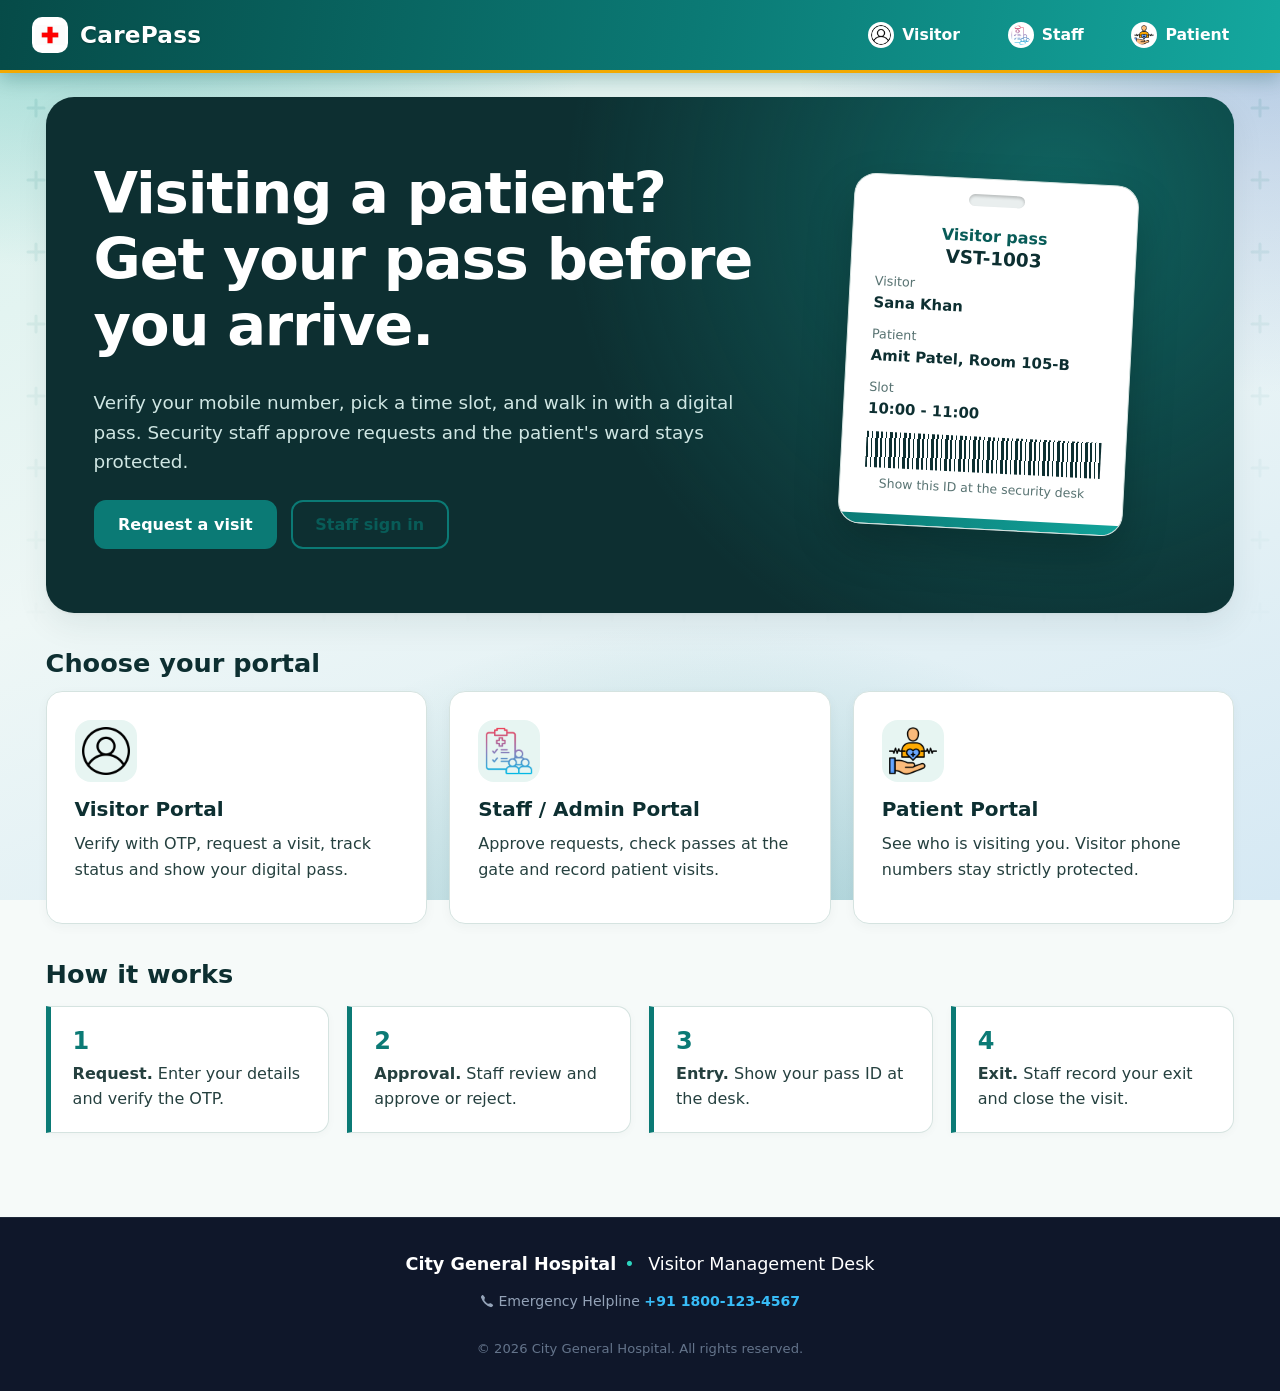
<file: (Aditya Parkash) CarePass_Visitor_Management/index.html>
<!DOCTYPE html>
<html lang="en">
<head>
  <meta charset="UTF-8">
  <meta name="viewport" content="width=device-width, initial-scale=1">
  <title>Hospital Visitor Management System</title>
  <link rel="stylesheet" href="css/common.css">
  <link rel="stylesheet" href="css/home.css">
</head>

<body>
  <a class="skip-link" href="#main">Skip to content</a>

  <header class="top-bar">
    <a class="brand" href="index.html">
      <img src="images/red-cross.png" alt="" class="brand-logo-img">
      CarePass
    </a>
    
    <nav aria-label="Portals">
      <a href="visitor.html"><img src="images/visitor-icon.png" alt="" class="nav-icon" aria-hidden="true">Visitor</a>
      <a href="staff.html"><img src="images/staff-icon.png" alt="" class="nav-icon" aria-hidden="true">Staff</a>
      <a href="patient.html"><img src="images/patient-icon.png" alt="" class="nav-icon" aria-hidden="true">Patient</a>
    </nav>
  </header>

  <main id="main">

    <section class="hero" aria-labelledby="hero-title">
      <div>
        <h1 id="hero-title">Visiting a patient? Get your pass before you arrive.</h1>
        <p>Verify your mobile number, pick a time slot, and walk in with a digital pass.
           Security staff approve requests and the patient's ward stays protected.</p>
        <div class="button-row">
          <a class="btn" href="visitor.html">Request a visit</a>
          <a class="btn ghost" href="staff.html">Staff sign in</a>
        </div>
      </div>

      <article class="pass" aria-label="Sample visitor pass">
        <h2>Visitor pass</h2>
        <p class="pass-id">VST-1003</p>
        <dl>
          <dt>Visitor</dt><dd>Sana Khan</dd>
          <dt>Patient</dt><dd>Amit Patel, Room 105-B</dd>
          <dt>Slot</dt><dd>10:00 - 11:00</dd>
        </dl>
        
        <div class="barcode" aria-hidden="true"></div>
        <small>Show this ID at the security desk</small>
      </article>
    </section>

    <section aria-labelledby="portals-title">
      <h2 id="portals-title">Choose your portal</h2>
      <div class="grid">
        <a class="card" href="visitor.html">
          <div class="card-icon-wrapper">
            <img src="images/visitor-icon.png" alt="" class="portal-card-img">
          </div>
          <h3>Visitor Portal</h3>
          <p>Verify with OTP, request a visit, track status and show your digital pass.</p>
        </a>
        <a class="card" href="staff.html">
          <div class="card-icon-wrapper">
            <img src="images/staff-icon.png" alt="" class="portal-card-img">
          </div>
          <h3>Staff / Admin Portal</h3>
          <p>Approve requests, check passes at the gate and record patient visits.</p>
        </a>
        <a class="card" href="patient.html">
          <div class="card-icon-wrapper">
            <img src="images/patient-icon.png" alt="" class="portal-card-img">
          </div>
          <h3>Patient Portal</h3>
          <p>See who is visiting you. Visitor phone numbers stay strictly protected.</p>
        </a>
      </div>
    </section>

    <section aria-labelledby="how-title">
      <h2 id="how-title">How it works</h2>
      <ol class="steps">
        <li><strong>Request.</strong> Enter your details and verify the OTP.</li>
        <li><strong>Approval.</strong> Staff review and approve or reject.</li>
        <li><strong>Entry.</strong> Show your pass ID at the desk.</li>
        <li><strong>Exit.</strong> Staff record your exit and close the visit.</li>
      </ol>
    </section>

  </main>

  <!-- Site Footer (Matched to first project) -->
  <footer class="site-footer">
    <div class="footer-container">
      <address class="footer-info">
        <p class="footer-title"><strong>City General Hospital</strong><span aria-hidden="true">•</span> Visitor Management Desk</p>
        <div class="footer-details">
          <p><svg class="icon" aria-hidden="true" viewBox="0 0 16 16"><path d="M3.654 1.328a.678.678 0 0 0-1.015-.063L1.605 2.3c-.483.483-.661 1.169-.45 1.77a17.6 17.6 0 0 0 4.168 6.608 17.6 17.6 0 0 0 6.608 4.168c.601.211 1.287.033 1.77-.45l1.034-1.034a.678.678 0 0 0-.063-1.015l-2.307-1.794a.68.68 0 0 0-.58-.122l-2.19.547a1.75 1.75 0 0 1-1.657-.459L5.482 8.062a1.75 1.75 0 0 1-.46-1.657l.548-2.19a.68.68 0 0 0-.122-.58z"/></svg> <span>Emergency Helpline</span> <a href="tel:+9118001234567">+91 1800-123-4567</a></p>
        </div>
        
      </address>
      <p class="footer-copyright">&copy; 2026 City General Hospital. All rights reserved.</p>
    </div>
  </footer>

</body>
</html>
</file>
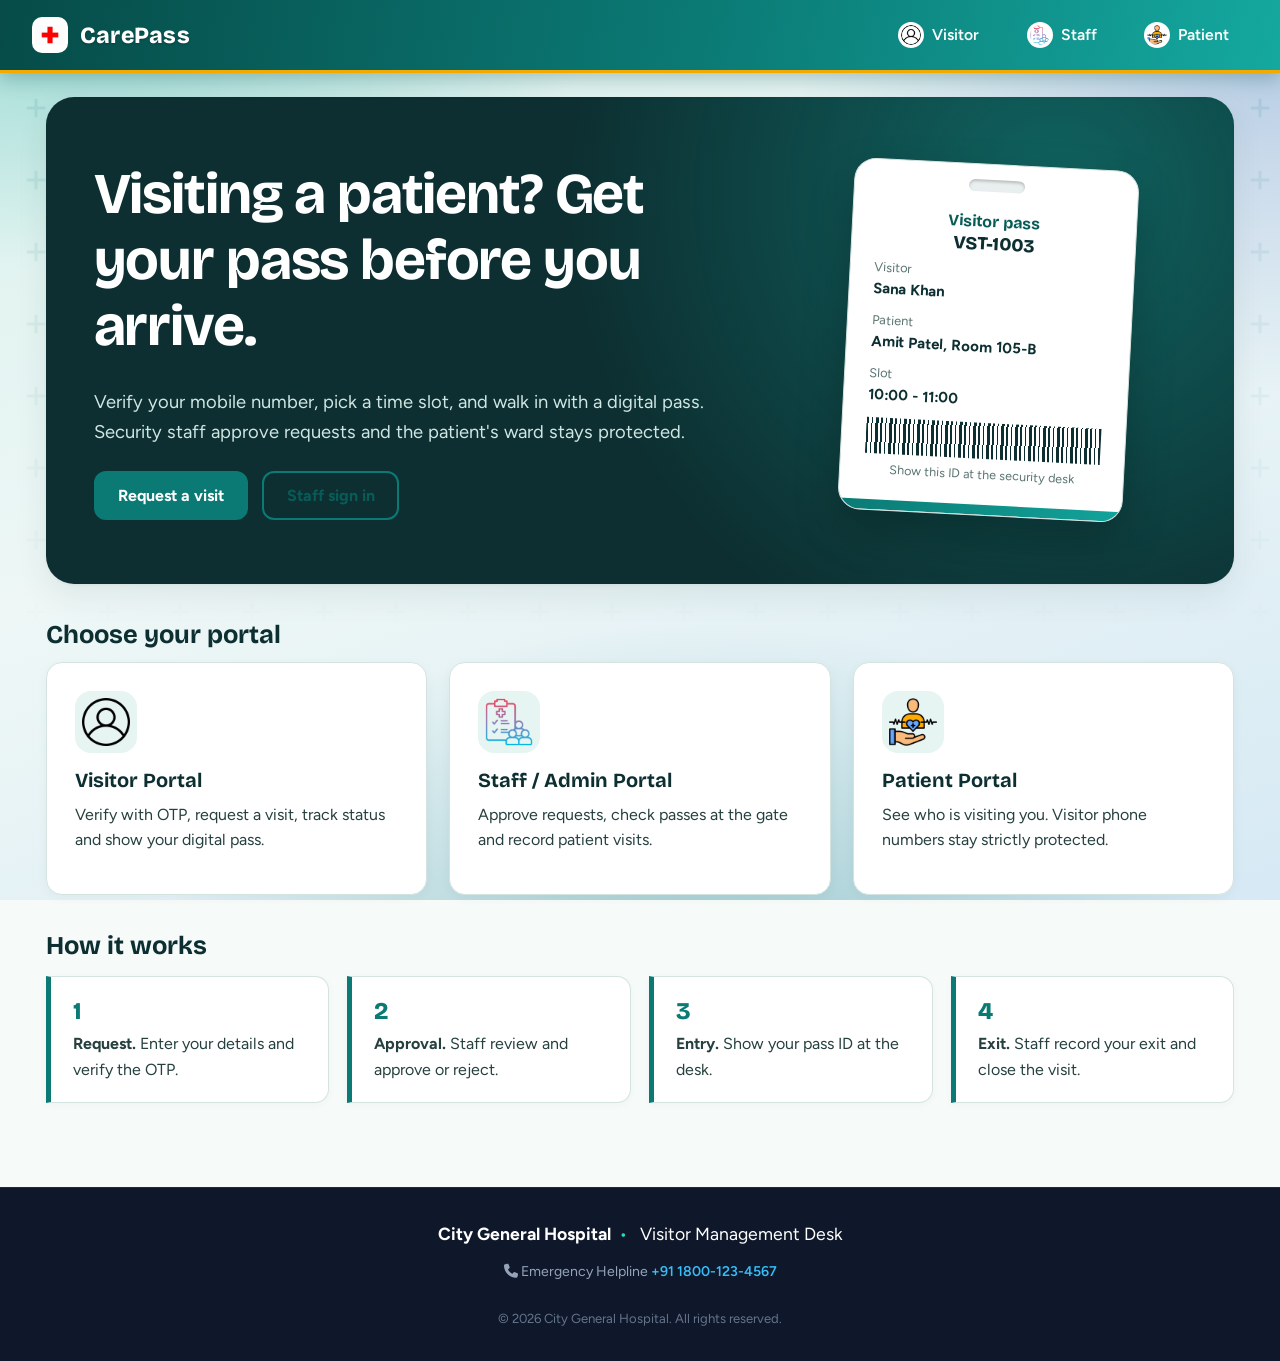
<file: CarePass_Visitor_Management/CarePass_Visitor_Management/index.html>
<!DOCTYPE html>
<html lang="en">
<head>
  <meta charset="UTF-8">
  <meta name="viewport" content="width=device-width, initial-scale=1">
  <title>CarePass | Hospital Visitor Management System</title>
  <link rel="preconnect" href="https://fonts.googleapis.com">
  <link rel="preconnect" href="https://fonts.gstatic.com" crossorigin>
  <link href="https://fonts.googleapis.com/css2?family=Bricolage+Grotesque:wght@700;800&family=Figtree:wght@400;600;700&display=swap" rel="stylesheet">
  <!-- Font Awesome 6.5 Icon Library -->
  <link rel="stylesheet" href="https://cdnjs.cloudflare.com/ajax/libs/font-awesome/6.5.2/css/all.min.css">
  <link rel="stylesheet" href="css/common.css">
  <link rel="stylesheet" href="css/home.css">
</head>

<body>
  <a class="skip-link" href="#main">Skip to content</a>

  <header class="top-bar">
    <a class="brand" href="index.html">
      <img src="images/red-cross.png" alt="" class="brand-logo-img">
      CarePass
    </a>
    <nav aria-label="Portals">
      <a href="visitor.html"><img src="images/visitor-icon.png" alt="" class="nav-icon" aria-hidden="true">Visitor</a>
      <a href="staff.html"><img src="images/staff-icon.png" alt="" class="nav-icon" aria-hidden="true">Staff</a>
      <a href="patient.html"><img src="images/patient-icon.png" alt="" class="nav-icon" aria-hidden="true">Patient</a>
    </nav>
  </header>

  <main id="main">

    <section class="hero" aria-labelledby="hero-title">
      <div>
        <h1 id="hero-title">Visiting a patient? Get your pass before you arrive.</h1>
        <p>Verify your mobile number, pick a time slot, and walk in with a digital pass.
           Security staff approve requests and the patient's ward stays protected.</p>
        <div class="button-row">
          <a class="btn" href="visitor.html">Request a visit</a>
          <a class="btn ghost" href="staff.html">Staff sign in</a>
        </div>
      </div>

      <article class="pass" aria-label="Sample visitor pass">
        <h2>Visitor pass</h2>
        <p class="pass-id">VST-1003</p>
        <dl>
          <dt>Visitor</dt><dd>Sana Khan</dd>
          <dt>Patient</dt><dd>Amit Patel, Room 105-B</dd>
          <dt>Slot</dt><dd>10:00 - 11:00</dd>
        </dl>
        <div class="barcode" aria-hidden="true"></div>
        <small>Show this ID at the security desk</small>
      </article>
    </section>

    <section aria-labelledby="portals-title">
      <h2 id="portals-title">Choose your portal</h2>
      <div class="grid">
        <a class="card" href="visitor.html">
          <div class="card-icon-wrapper">
            <img src="images/visitor-icon.png" alt="" class="portal-card-img">
          </div>
          <h3>Visitor Portal</h3>
          <p>Verify with OTP, request a visit, track status and show your digital pass.</p>
        </a>
        <a class="card" href="staff.html">
          <div class="card-icon-wrapper">
            <img src="images/staff-icon.png" alt="" class="portal-card-img">
          </div>
          <h3>Staff / Admin Portal</h3>
          <p>Approve requests, check passes at the gate and record patient visits.</p>
        </a>
        <a class="card" href="patient.html">
          <div class="card-icon-wrapper">
            <img src="images/patient-icon.png" alt="" class="portal-card-img">
          </div>
          <h3>Patient Portal</h3>
          <p>See who is visiting you. Visitor phone numbers stay strictly protected.</p>
        </a>
      </div>
    </section>

    <section aria-labelledby="how-title">
      <h2 id="how-title">How it works</h2>
      <ol class="steps">
        <li><strong>Request.</strong> Enter your details and verify the OTP.</li>
        <li><strong>Approval.</strong> Staff review and approve or reject.</li>
        <li><strong>Entry.</strong> Show your pass ID at the desk.</li>
        <li><strong>Exit.</strong> Staff record your exit and close the visit.</li>
      </ol>
    </section>

  </main>

  <!-- Site Footer (Matched to first project) -->
  <footer class="site-footer">
    <div class="footer-container">
      <address class="footer-info">
        <p class="footer-title"><strong>City General Hospital</strong><span aria-hidden="true">•</span> Visitor Management Desk</p>
        <div class="footer-details">
          <p><i class="fa-solid fa-phone" aria-hidden="true"></i> <span>Emergency Helpline</span> <a href="tel:+9118001234567">+91 1800-123-4567</a></p>
        </div>
        <p class="footer-copyright">&copy; 2026 City General Hospital. All rights reserved.</p>
      </address>
    </div>
  </footer>

</body>
</html>
</file>
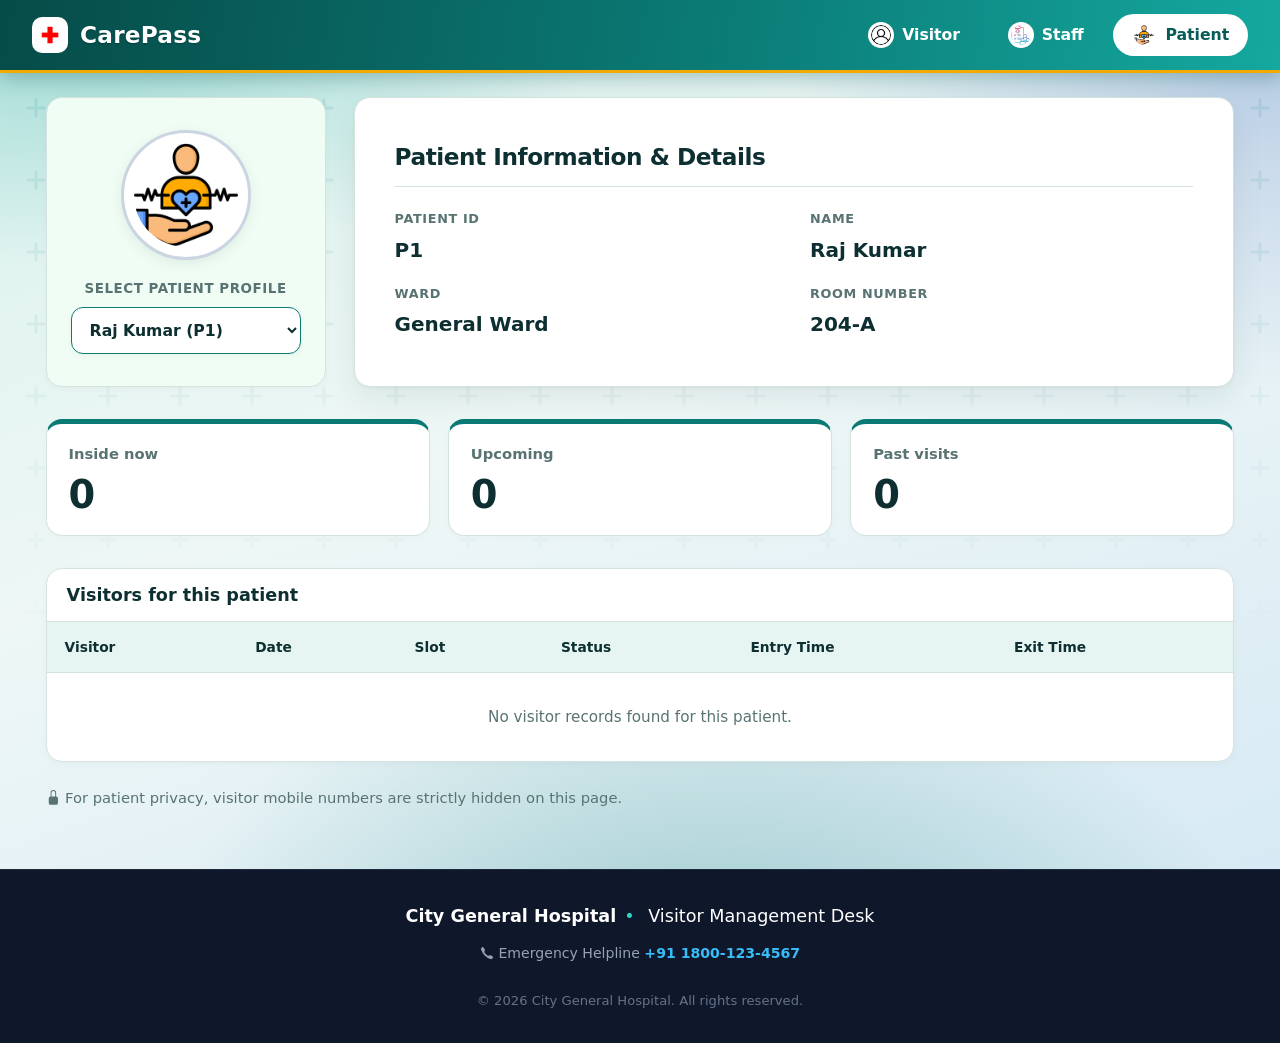
<file: (Aditya Parkash) CarePass_Visitor_Management/patient.html>
<!DOCTYPE html>
<html lang="en">
<head>
  <meta charset="UTF-8">
  <meta name="viewport" content="width=device-width, initial-scale=1">
  <title>Patient | CarePass Visitor Management</title>
  <link rel="stylesheet" href="css/common.css">
  <link rel="stylesheet" href="css/patient.css">
</head>

<body>
  <a class="skip-link" href="#main">Skip to content</a>

  <header class="top-bar">
    <a class="brand" href="index.html">
      <img src="images/red-cross.png" alt="" class="brand-logo-img">
      CarePass
    </a>
    
    <nav aria-label="Portals">
      <a href="visitor.html"><img src="images/visitor-icon.png" alt="" class="nav-icon" aria-hidden="true">Visitor</a>
      <a href="staff.html"><img src="images/staff-icon.png" alt="" class="nav-icon" aria-hidden="true">Staff</a>
      <a href="patient.html" aria-current="page"><img src="images/patient-icon.png" alt="" class="nav-icon" aria-hidden="true">Patient</a>
    </nav>
  </header>

  <main id="main">

    <!-- Top Patient Header: 2 Standalone Inline Cards (Matched to first project) -->
    <div class="patient-header-flex-container">
      
      <!-- Left Block Card: Profile Image & Switcher -->
      <section class="card patient-left-profile-block" aria-label="Patient profile selector">
        <div class="patient-profile-img-box">
          <img src="images/patient-icon.png" alt="" class="patient-profile-img">
        </div>
        
        <div class="patient-switch-wrapper">
          <label for="patient-picker" class="patient-picker-label">Select Patient Profile</label>
          <select id="patient-picker" class="patient-switch-btn-select"></select>
        </div>
      </section>

      <!-- Right Block Card: Patient Details -->
      <section class="card patient-right-info-block" aria-labelledby="patient-details-title">
        <header class="patient-info-header-title">
          <h1 id="patient-details-title">Patient Information &amp; Details</h1>
        </header>
        <hr class="divider">
        
        <dl class="patient-simple-details-list">
          <div class="simple-detail-row">
            <dt class="detail-label">Patient ID</dt>
            <dd id="patient-view-id" class="detail-value">-</dd>
          </div>

          <div class="simple-detail-row">
            <dt class="detail-label">Name</dt>
            <dd id="patient-view-name" class="detail-value">-</dd>
          </div>

          <div class="simple-detail-row">
            <dt class="detail-label">Ward</dt>
            <dd id="patient-view-ward" class="detail-value">-</dd>
          </div>

          <div class="simple-detail-row">
            <dt class="detail-label">Room number</dt>
            <dd id="patient-view-room" class="detail-value">-</dd>
          </div>
        </dl>
      </section>

    </div>

    <!-- Patient Visits Summary Stats -->
    <dl class="stats" aria-label="Visit statistics">
      <div><dt>Inside now</dt><dd id="count-inside">0</dd></div>
      <div><dt>Upcoming</dt><dd id="count-upcoming">0</dd></div>
      <div><dt>Past visits</dt><dd id="count-past">0</dd></div>
    </dl>

    <!-- Patient Visitors Data Table -->
    <section class="table-section" aria-labelledby="visitors-table-title">
      <div class="table-wrap">
        <table>
          <caption id="visitors-table-title">Visitors for this patient</caption>
          <thead>
            <tr><th scope="col">Visitor</th><th scope="col">Date</th><th scope="col">Slot</th><th scope="col">Status</th><th scope="col">Entry Time</th><th scope="col">Exit Time</th></tr>
          </thead>
          <tbody id="visitor-rows"></tbody>
        </table>
      </div>
    </section>

    <p class="hint"><svg class="icon" aria-hidden="true" viewBox="0 0 16 16"><path d="M8 1a2 2 0 0 1 2 2v4H6V3a2 2 0 0 1 2-2m3 6V3a3 3 0 0 0-6 0v4a2 2 0 0 0-2 2v5a2 2 0 0 0 2 2h6a2 2 0 0 0 2-2V9a2 2 0 0 0-2-2"/></svg> For patient privacy, visitor mobile numbers are strictly hidden on this page.</p>

  </main>

  <output id="toast"></output>

  <!-- Site Footer (Matched to first project) -->
  <footer class="site-footer">
    <div class="footer-container">
      <address class="footer-info">
        <p class="footer-title"><strong>City General Hospital</strong><span aria-hidden="true">•</span> Visitor Management Desk</p>
        <div class="footer-details">
          <p><svg class="icon" aria-hidden="true" viewBox="0 0 16 16"><path d="M3.654 1.328a.678.678 0 0 0-1.015-.063L1.605 2.3c-.483.483-.661 1.169-.45 1.77a17.6 17.6 0 0 0 4.168 6.608 17.6 17.6 0 0 0 6.608 4.168c.601.211 1.287.033 1.77-.45l1.034-1.034a.678.678 0 0 0-.063-1.015l-2.307-1.794a.68.68 0 0 0-.58-.122l-2.19.547a1.75 1.75 0 0 1-1.657-.459L5.482 8.062a1.75 1.75 0 0 1-.46-1.657l.548-2.19a.68.68 0 0 0-.122-.58z"/></svg> <span>Emergency Helpline</span> <a href="tel:+9118001234567">+91 1800-123-4567</a></p>
        </div>
      </address>
      <p class="footer-copyright">&copy; 2026 City General Hospital. All rights reserved.</p>
    </div>
  </footer>

  <!-- common.js (shared code) must load before the page's own script -->
  <script src="js/common.js"></script>
  <script src="js/patient.js"></script>
</body>
</html>
</file>
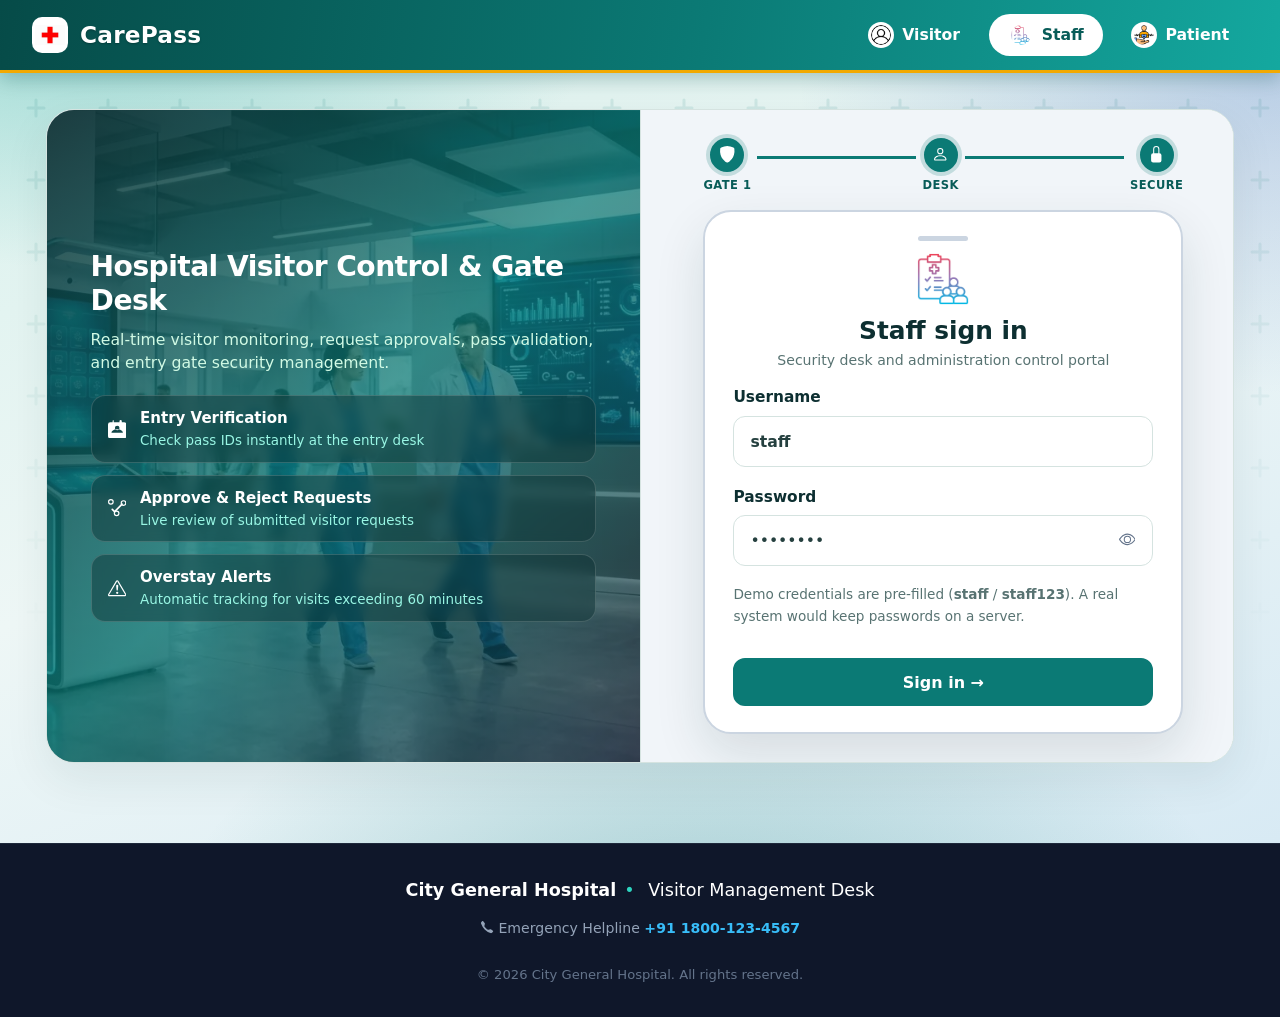
<file: (Aditya Parkash) CarePass_Visitor_Management/staff.html>
<!DOCTYPE html>
<html lang="en">
<head>
  <meta charset="UTF-8">
  <meta name="viewport" content="width=device-width, initial-scale=1">
  <title>Staff Portal | CarePass Visitor Management</title>
  <link rel="stylesheet" href="css/common.css">
  <link rel="stylesheet" href="css/portal-split.css">
  <link rel="stylesheet" href="css/staff.css">
</head>

<body>
  <a class="skip-link" href="#main">Skip to content</a>

  <header class="top-bar">
    <a class="brand" href="index.html">
      <img src="images/red-cross.png" alt="" class="brand-logo-img">
      CarePass
    </a>
    <nav aria-label="Portals">
      <a href="visitor.html"><img src="images/visitor-icon.png" alt="" class="nav-icon" aria-hidden="true">Visitor</a>
      <a href="staff.html" aria-current="page"><img src="images/staff-icon.png" alt="" class="nav-icon" aria-hidden="true">Staff<span class="badge" id="nav-badge" hidden>0</span></a>
      <a href="patient.html"><img src="images/patient-icon.png" alt="" class="nav-icon" aria-hidden="true">Patient</a>
    </nav>
  </header>

  <main id="main">

    <!-- Staff Sign In in Split Layout (Enlarged Side & Frame) -->
    <section id="login-section" class="portal-split-layout staff-split-layout" aria-labelledby="login-title">
      
      <!-- Left Side: Modern Hospital Reception Image & Security Highlights (Badge removed as requested) -->
      <div class="split-image-panel">
        <div class="image-panel-content">
          <h1>Hospital Visitor Control &amp; Gate Desk</h1>
          <p>Real-time visitor monitoring, request approvals, pass validation, and entry gate security management.</p>

          <div class="panel-highlights">
            <div class="highlight-item">
              <svg class="icon" aria-hidden="true" viewBox="0 0 16 16"><path d="M5 0a1 1 0 0 0-1 1v1H2a2 2 0 0 0-2 2v10a2 2 0 0 0 2 2h12a2 2 0 0 0 2-2V4a2 2 0 0 0-2-2h-2V1a1 1 0 0 0-2 0v1H5V1a1 1 0 0 0-1-1M8 5a2 2 0 1 1 0 4A2 2 0 0 1 8 5M3 11c0-1.333 1.667-3 5-3s5 1.667 5 3z"/></svg>
              <div>
                <strong>Entry Verification</strong>
                <span>Check pass IDs instantly at the entry desk</span>
              </div>
            </div>

            <div class="highlight-item">
              <svg class="icon" aria-hidden="true" viewBox="0 0 16 16"><path d="M12.736 3.97a.733.733 0 0 1 .025 1.034l-6.5 6.5a.733.733 0 0 1-1.06.001L3.197 9.5a.733.733 0 1 1 1.06-1.06l1.49 1.49 5.98-5.979a.733.733 0 0 1 1.01-.001z"/><path d="M2.5 0a2.5 2.5 0 1 0 0 5 2.5 2.5 0 0 0 0-5m0 1a1.5 1.5 0 1 1 0 3 1.5 1.5 0 0 1 0-3m11 0a2.5 2.5 0 1 0 0 5 2.5 2.5 0 0 0 0-5m0 1a1.5 1.5 0 1 1 0 3 1.5 1.5 0 0 1 0-3m-6 8a2.5 2.5 0 1 0 0 5 2.5 2.5 0 0 0 0-5m0 1a1.5 1.5 0 1 1 0 3 1.5 1.5 0 0 1 0-3"/></svg>
              <div>
                <strong>Approve &amp; Reject Requests</strong>
                <span>Live review of submitted visitor requests</span>
              </div>
            </div>

            <div class="highlight-item">
              <svg class="icon" aria-hidden="true" viewBox="0 0 16 16"><path d="M7.938 2.016A.13.13 0 0 1 8.002 2a.13.13 0 0 1 .063.016.15.15 0 0 1 .054.057l6.857 11.667c.036.06.035.124.002.183a.2.2 0 0 1-.054.06.1.1 0 0 1-.066.017H1.146a.1.1 0 0 1-.066-.017.2.2 0 0 1-.054-.06.18.18 0 0 1 .002-.183L7.884 2.073a.15.15 0 0 1 .054-.057m1.044-.45a1.13 1.13 0 0 0-1.96 0L.165 13.233c-.457.778.091 1.767.98 1.767h13.713c.889 0 1.438-.99.98-1.767z"/><path d="M7.002 12a1 1 0 1 1 2 0 1 1 0 0 1-2 0M7.1 5.995a.905.905 0 1 1 1.8 0l-.35 3.507a.552.552 0 0 1-1.1 0z"/></svg>
              <div>
                <strong>Overstay Alerts</strong>
                <span>Automatic tracking for visits exceeding 60 minutes</span>
              </div>
            </div>
          </div>
        </div>
      </div>

      <!-- Right Side: Enlarged Device Frame with Security Step Indicators -->
      <div class="split-frame-wrapper staff-frame-wrapper">
        
        <!-- Security Status Indicators above Frame -->
        <div class="split-step-indicator" aria-hidden="true">
          <div class="step-dot active">
            <span class="step-num"><svg class="icon" aria-hidden="true" viewBox="0 0 16 16"><path d="M5.072.56C6.157.265 7.31 0 8 0s1.843.265 2.928.56c1.11.3 2.229.655 2.887.87a1.54 1.54 0 0 1 1.044 1.262c.596 4.477-.787 7.795-2.465 9.99a11.8 11.8 0 0 1-2.517 2.453 7 7 0 0 1-1.048.625c-.28.132-.581.24-.829.24s-.548-.108-.829-.24a7 7 0 0 1-1.048-.625 11.8 11.8 0 0 1-2.517-2.453C1.928 10.487.545 7.169 1.141 2.692A1.54 1.54 0 0 1 2.185 1.43 63 63 0 0 1 5.072.56"/></svg></span>
            <span class="step-label">Gate 1</span>
          </div>
          
          <div class="step-connector active"></div>
          <div class="step-dot active">
            <span class="step-num"><svg class="icon" aria-hidden="true" viewBox="0 0 16 16"><path d="M8 8a3 3 0 1 0 0-6 3 3 0 0 0 0 6m2-3a2 2 0 1 1-4 0 2 2 0 0 1 4 0m4 8c0 1-1 1-1 1H3s-1 0-1-1 1-4 6-4 6 3 6 4m-1-.004c-.001-.246-.154-.986-.832-1.664C11.516 10.68 10.029 10 8 10s-3.516.68-4.168 1.332c-.678.678-.83 1.418-.832 1.664z"/></svg></span>
            <span class="step-label">Desk</span>
          </div>
          
          <div class="step-connector active"></div>
          <div class="step-dot active">
            <span class="step-num"><svg class="icon" aria-hidden="true" viewBox="0 0 16 16"><path d="M8 1a2 2 0 0 1 2 2v4H6V3a2 2 0 0 1 2-2m3 6V3a3 3 0 0 0-6 0v4a2 2 0 0 0-2 2v5a2 2 0 0 0 2 2h6a2 2 0 0 0 2-2V9a2 2 0 0 0-2-2"/></svg></span>
            <span class="step-label">Secure</span>
          </div>
        </div>

        <!-- Enlarged Mobile Device Frame for Staff -->
        <div class="mobile-frame-device staff-frame-device">
          <div class="device-notch" aria-hidden="true"></div>

          <!-- Staff Login Form -->
          <div id="staff-login-box">
            <div class="device-screen-header">
              <img src="images/staff-icon.png" alt="" class="card-hero-icon" aria-hidden="true">
              <h2 id="login-title">Staff sign in</h2>
              <p class="hint">Security desk and administration control portal</p>
            </div>

            <form id="login-form">
              <label>Username
                <input name="username" required autocomplete="username" placeholder="e.g. staff" value="staff">
              </label>
              <div class="field">
                <label for="staff-password-input">Password</label>
                <div class="password-input-wrapper">
                  
                  <input 
                    name="password"
                    id="staff-password-input"
                    type="password"
                    required autocomplete="current-password"
                    placeholder="e.g. staff123"
                    value="staff123"
                    > 
                  <button 
                    type="button"
                    class="btn-toggle-password"
                    id="btn-toggle-password"
                    aria-label="Show password"
                    title="Toggle password visibility"
                    >
                    <span id="eye-icon" aria-hidden="true"><svg class="icon" viewBox="0 0 16 16"><path d="M16 8s-3-5.5-8-5.5S0 8 0 8s3 5.5 8 5.5S16 8 16 8M1.173 8a13 13 0 0 1 1.66-2.043C4.12 4.668 5.88 3.5 8 3.5s3.879 1.168 5.168 2.457A13 13 0 0 1 14.828 8q-.086.13-.195.288c-.335.48-.83 1.12-1.465 1.755C11.879 11.332 10.119 12.5 8 12.5s-3.879-1.168-5.168-2.457A13 13 0 0 1 1.172 8z"/><path d="M8 5.5a2.5 2.5 0 1 0 0 5 2.5 2.5 0 0 0 0-5M4.5 8a3.5 3.5 0 1 1 7 0 3.5 3.5 0 0 1-7 0"/></svg></span>
                  </button>
                  
                </div>
                
              </div>
              <p class="hint demo-note">Demo credentials are pre-filled (<strong>staff</strong> / <strong>staff123</strong>). A real system would keep passwords on a server.</p>
              <button class="btn full" type="submit">Sign in &rarr;</button>
            </form>

            <!-- Signed-in bar: shown below the button once logged in -->
            <div id="staff-signed-in-box" hidden>
              
              <span class="signed-in-text">Signed in: <strong id="staff-container-name">Rajesh Kumar (Security Desk)</strong></span>
              <button class="btn ghost small" id="staff-container-logout" type="button">Sign out</button>
            </div>
          </div>

        </div>

      </div>

    </section>

    <!-- Control desk (shown after login) -->
    <div id="desk" hidden>

      <div class="page-bar">
        <h2>Control desk</h2>
      </div>

      <dl class="stats">
        <div>
          <dt>Pending</dt>
          <dd id="stat-pending">0</dd>
        </div>
        
        <div>
          <dt>Inside now</dt>
          <dd id="stat-inside">0</dd>
        </div>
        
        <div class="warning">
          <dt>Overdue (&gt;60 min)</dt>
          <dd id="stat-overdue">0</dd>
        </div>
        
        <div>
          <dt>Visits today</dt>
          <dd id="stat-today">0</dd>
        </div>
        
      </dl>

      <nav class="section-links" aria-label="Sections">
        <a class="btn ghost small" href="#section-pending">Requests<span class="badge" id="link-badge" hidden>0</span></a>
        <a class="btn ghost small" href="#section-entry">Entry check</a>
        <a class="btn ghost small" href="#section-inside">Inside</a>
        <a class="btn ghost small" href="#section-records">Records</a>
        <a class="btn ghost small" href="#section-log">Audit log</a>
      </nav>

      <section id="section-pending" aria-labelledby="pending-title">
        <div class="table-wrap">
          <table>
            <caption id="pending-title">Pending requests<span class="badge" id="pending-badge" hidden>0</span></caption>
            <thead>
              <tr><th scope="col">Visit ID</th><th scope="col">Visitor</th><th scope="col">Mobile</th><th scope="col">Patient</th><th scope="col">Date</th><th scope="col">Slot</th><th scope="col">Action</th></tr>
            </thead>
            <tbody id="pending-rows"></tbody>
          </table>
        </div>
      </section>

      <section id="section-entry" class="card">
        <h2>Entry check</h2>
        <form id="entry-form" class="inline-form">
          <label>Pass ID
            <input id="pass-id" required placeholder="e.g. VST-1003">
          </label>
          <button class="btn" type="submit">Verify</button>
        </form>
        <output id="entry-message" data-ok="true"></output>
      </section>

      <section id="section-inside" aria-labelledby="inside-title">
        <div class="table-wrap">
          <table>
            <caption id="inside-title">Visitors inside now</caption>
            <thead>
              <tr><th scope="col">Pass ID</th><th scope="col">Visitor</th><th scope="col">Patient</th><th scope="col">Entered</th><th scope="col">Time inside</th><th scope="col">Status</th><th scope="col">Action</th></tr>
            </thead>
            <tbody id="inside-rows"></tbody>
          </table>
        </div>
      </section>

      <!-- Records: searchable list of all visits -->
      <section id="section-records" aria-labelledby="records-title">
        <div class="records-header-group">
          <h2 id="records-title">Records</h2>

          <form id="records-filter" class="records-filter-bar-below" role="search" aria-label="Filter records">
            <div class="filter-field">
              <label for="search-text" class="filter-field-label">Search patient, visitor, mobile or visit ID</label>
              <input id="search-text" type="search" placeholder="e.g. Raj Kumar, P1 or VST-1003">
            </div>

            <div class="filter-field filter-field-status">
              <label for="search-status" class="filter-field-label">Status</label>
              <select id="search-status">
                <option value="">All</option>
              </select>
            </div>
          </form>
        </div>

        <div class="table-wrap">
          <table>
            <caption class="sr-only">All visit records (filtered by the search and status above)</caption>
            <thead>
              <tr><th scope="col">Visit ID</th><th scope="col">Visitor</th><th scope="col">Mobile</th><th scope="col">Patient</th><th scope="col">Date</th><th scope="col">In</th><th scope="col">Out</th><th scope="col">Status</th></tr>
            </thead>
            <tbody id="record-rows"></tbody>
          </table>
        </div>
      </section>

      <!-- Audit Log Section with 5-6 logs limit, Show More toggle, and Reset All Button -->
      <section id="section-log" aria-labelledby="log-title">
        <div class="table-wrap">
          <table>
            <caption id="log-title">Audit log</caption>
            <thead>
              <tr><th scope="col">Time</th><th scope="col">Who</th><th scope="col">Action</th><th scope="col">Visit ID</th></tr>
            </thead>
            <tbody id="log-rows"></tbody>
          </table>
        </div>

        <div class="audit-log-footer-bar">
          <div class="log-count-indicator">
            <span id="log-count-text">Showing 0 of 0 logs</span>
          </div>
          <div class="log-actions">
            <button class="btn ghost small" id="btn-toggle-logs" type="button" hidden>
              <span id="toggle-log-icon" aria-hidden="true">▼</span> <span id="toggle-log-text">Show more</span>
            </button>
            <button class="btn danger small" id="btn-reset-all-records" type="button" title="Reset all records and logs back to clean state">
              <svg class="icon" aria-hidden="true" viewBox="0 0 16 16"><path d="M11.534 7h3.932a.25.25 0 0 1 .192.41l-1.966 2.36a.25.25 0 0 1-.384 0l-1.966-2.36a.25.25 0 0 1 .192-.41m-11 2h3.932a.25.25 0 0 0 .192-.41L2.692 6.23a.25.25 0 0 0-.384 0L.342 8.59A.25.25 0 0 0 .534 9"/><path fill-rule="evenodd" d="M8 3c-1.552 0-2.94.707-3.857 1.818a.5.5 0 1 1-.771-.636A6.002 6.002 0 0 1 13.917 7H12.9A5 5 0 0 0 8 3M3.1 9a5.002 5.002 0 0 0 8.757 2.182.5.5 0 1 1 .771.636A6.002 6.002 0 0 1 2.083 9z"/></svg> Reset all records &amp; logs
            </button>
          </div>
        </div>
      </section>

    </div>

    <!-- Reject dialog -->
    <dialog id="reject-dialog">
      <form id="reject-form" method="dialog">
        <h2>Reject request</h2>
        <input type="hidden" id="reject-visit-id">
        <label>Reason (shown to the visitor)
          <textarea id="reject-reason" rows="3" required placeholder="e.g. Outside visiting hours or ward capacity reached"></textarea>
        </label>
        <div class="dialog-actions">
          <button class="btn danger" type="submit">Reject request</button>
          <button class="btn ghost" type="button" id="reject-cancel">Keep pending</button>
        </div>
      </form>
    </dialog>

  </main>

  <output id="toast"></output>

  <!-- Site Footer (Matched to first project) -->
  <footer class="site-footer">
    <div class="footer-container">
      <address class="footer-info">
        <p class="footer-title"><strong>City General Hospital</strong><span aria-hidden="true">•</span> Visitor Management Desk</p>
        <div class="footer-details">
          <p><svg class="icon" aria-hidden="true" viewBox="0 0 16 16"><path d="M3.654 1.328a.678.678 0 0 0-1.015-.063L1.605 2.3c-.483.483-.661 1.169-.45 1.77a17.6 17.6 0 0 0 4.168 6.608 17.6 17.6 0 0 0 6.608 4.168c.601.211 1.287.033 1.77-.45l1.034-1.034a.678.678 0 0 0-.063-1.015l-2.307-1.794a.68.68 0 0 0-.58-.122l-2.19.547a1.75 1.75 0 0 1-1.657-.459L5.482 8.062a1.75 1.75 0 0 1-.46-1.657l.548-2.19a.68.68 0 0 0-.122-.58z"/></svg> <span>Emergency Helpline</span> <a href="tel:+9118001234567">+91 1800-123-4567</a></p>
        </div>
      </address>
      <p class="footer-copyright">&copy; 2026 City General Hospital. All rights reserved.</p>
    </div>
  </footer>

  <!-- common.js (shared code) must load before the page's own script -->
  <script src="js/common.js"></script>
  <script src="js/staff.js"></script>
</body>
</html>
</file>
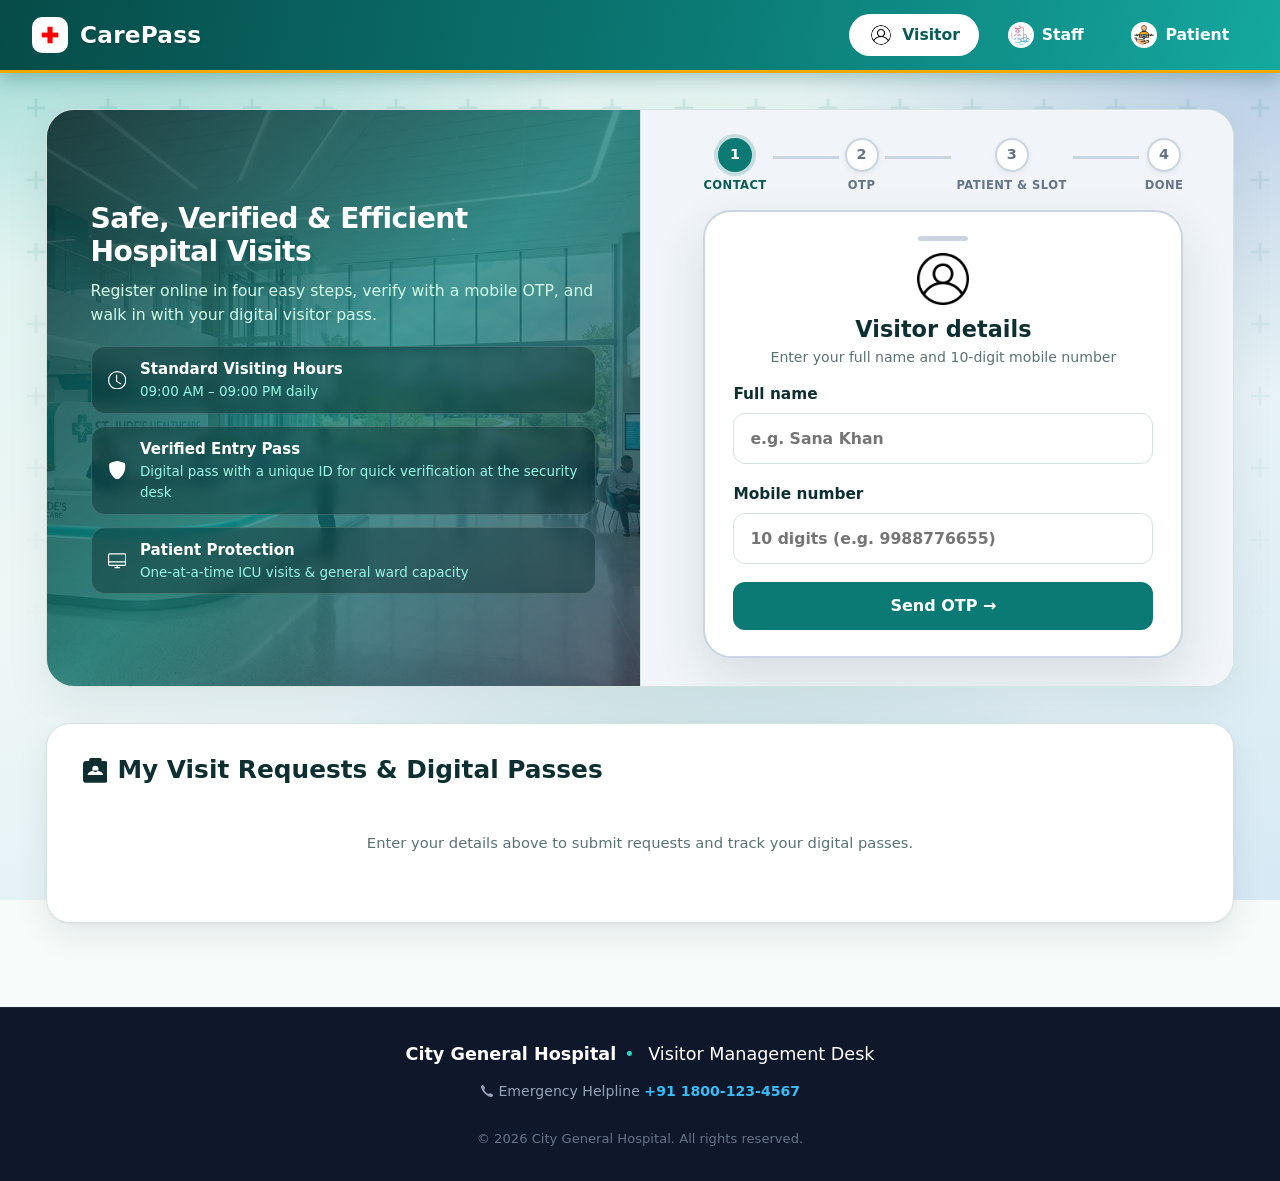
<file: (Aditya Parkash) CarePass_Visitor_Management/visitor.html>
<!DOCTYPE html>
<html lang="en">
<head>
  <meta charset="UTF-8">
  <meta name="viewport" content="width=device-width, initial-scale=1">
  <title>Visitor Portal | CarePass Visitor Management</title>
  
  
  <link rel="stylesheet" href="css/common.css">
  <link rel="stylesheet" href="css/portal-split.css">
  <link rel="stylesheet" href="css/visitor.css">
</head>

<body>
  <a class="skip-link" href="#main">Skip to content</a>

  <header class="top-bar">
    <a class="brand" href="index.html">
      <img src="images/red-cross.png" alt="" class="brand-logo-img">
      CarePass
    </a>
    <nav aria-label="Portals">
      <a href="visitor.html" aria-current="page"><img src="images/visitor-icon.png" alt="" class="nav-icon" aria-hidden="true">Visitor</a>
      <a href="staff.html"><img src="images/staff-icon.png" alt="" class="nav-icon" aria-hidden="true">Staff</a>
      <a href="patient.html"><img src="images/patient-icon.png" alt="" class="nav-icon" aria-hidden="true">Patient</a>
    </nav>
  </header>

  <main id="main">

    <!-- Split Layout: Left Reception Photo & Right Enlarged Mobile Frame with Step-by-Step Flow -->
    <section class="portal-split-layout" aria-labelledby="visitor-portal-heading">
      
      <!-- Left Side: Modern Hospital Reception Image & Guidelines (Badge removed as requested) -->
      <div class="split-image-panel">
        <div class="image-panel-content">
          <h1 id="visitor-portal-heading">Safe, Verified &amp; Efficient Hospital Visits</h1>
          <p>Register online in four easy steps, verify with a mobile OTP, and walk in with your digital visitor pass.</p>

          <div class="panel-highlights">
            <div class="highlight-item">
              <svg class="icon" aria-hidden="true" viewBox="0 0 16 16"><path d="M8 3.5a.5.5 0 0 0-1 0V9a.5.5 0 0 0 .252.434l3.5 2a.5.5 0 0 0 .496-.868L8 8.71z"/><path d="M8 16A8 8 0 1 0 8 0a8 8 0 0 0 0 16m7-8A7 7 0 1 1 1 8a7 7 0 0 1 14 0"/></svg>
              <div>
                <strong>Standard Visiting Hours</strong>
                <span>09:00 AM &ndash; 09:00 PM daily</span>
              </div>
            </div>

            <div class="highlight-item">
              <svg class="icon" aria-hidden="true" viewBox="0 0 16 16"><path d="M5.072.56C6.157.265 7.31 0 8 0s1.843.265 2.928.56c1.11.3 2.229.655 2.887.87a1.54 1.54 0 0 1 1.044 1.262c.596 4.477-.787 7.795-2.465 9.99a11.8 11.8 0 0 1-2.517 2.453 7 7 0 0 1-1.048.625c-.28.132-.581.24-.829.24s-.548-.108-.829-.24a7 7 0 0 1-1.048-.625 11.8 11.8 0 0 1-2.517-2.453C1.928 10.487.545 7.169 1.141 2.692A1.54 1.54 0 0 1 2.185 1.43 63 63 0 0 1 5.072.56"/></svg>
              <div>
                <strong>Verified Entry Pass</strong>
                <span>Digital pass with a unique ID for quick verification at the security desk</span>
              </div>
            </div>

            <div class="highlight-item">
              <svg class="icon" aria-hidden="true" viewBox="0 0 16 16"><path d="M0 3.5A1.5 1.5 0 0 1 1.5 2h13A1.5 1.5 0 0 1 16 3.5v8A1.5 1.5 0 0 1 14.5 13H8.5v1H10a.5.5 0 0 1 0 1H6a.5.5 0 0 1 0-1h1.5v-1H1.5A1.5 1.5 0 0 1 0 11.5zM1.5 3a.5.5 0 0 0-.5.5V9h14V3.5a.5.5 0 0 0-.5-.5zm13 7H1.5a.5.5 0 0 0-.5.5v1a.5.5 0 0 0 .5.5h13a.5.5 0 0 0 .5-.5v-1a.5.5 0 0 0-.5-.5"/></svg>
              <div>
                <strong>Patient Protection</strong>
                <span>One-at-a-time ICU visits &amp; general ward capacity</span>
              </div>
            </div>
          </div>
        </div>
      </div>

      <!-- Right Side: Enlarged Device Frame with Step Indicator (User Flow) -->
      <div class="split-frame-wrapper">
        
        <!-- Step Indicator Dots above Device Frame -->
        <ol class="split-step-indicator" id="step-indicator" aria-label="Visit registration steps">
          <li class="step-dot active" id="dot-1" aria-current="step">
            <span class="step-num" aria-hidden="true">1</span>
            <span class="step-label">Contact</span>
          </li>
          <li class="step-connector" id="conn-1" aria-hidden="true"></li>
          <li class="step-dot" id="dot-2">
            <span class="step-num" aria-hidden="true">2</span>
            <span class="step-label">OTP</span>
          </li>
          <li class="step-connector" id="conn-2" aria-hidden="true"></li>
          <li class="step-dot" id="dot-3">
            <span class="step-num" aria-hidden="true">3</span>
            <span class="step-label">Patient &amp; Slot</span>
          </li>
          <li class="step-connector" id="conn-3" aria-hidden="true"></li>
          <li class="step-dot" id="dot-4">
            <span class="step-num" aria-hidden="true">4</span>
            <span class="step-label">Done</span>
          </li>
        </ol>

        <!-- Enlarged Mobile Device Frame -->
        <div class="mobile-frame-device">
          <div class="device-notch" aria-hidden="true"></div>

          <!-- Step 1: Input Name & Contact -->
          <div class="flow-step" id="step-contact">
            <div class="device-screen-header">
              <img src="images/visitor-icon.png" alt="" class="card-hero-icon" aria-hidden="true">
              <h2>Visitor details</h2>
              <p class="hint">Enter your full name and 10-digit mobile number</p>
            </div>

            <form id="contact-form" autocomplete="off">
              <label>Full name
                <input 
                  name="fullname"
                  id="visitor-fullname"
                  required minlength="2"
                  autocomplete="off"
                  placeholder="e.g. Sana Khan"
                >
              </label>
              
              <label>Mobile number
                <input name="mobile"
                 id="visitor-mobile"
                 required pattern="[0-9]{10}"
                 inputmode="numeric"
                 maxlength="10"
                 placeholder="10 digits (e.g. 9988776655)"
                 autocomplete="off"
                >
              </label>

              <button class="btn full" type="submit" id="btn-to-otp">Send OTP &rarr;</button>
            </form>
          </div>

          <!-- Step 2: OTP Verification (Clean, green container removed as requested) -->
          <div class="flow-step" id="step-otp" hidden>
            <div class="device-screen-header">
              <img src="images/visitor-icon.png" alt="" class="card-hero-icon" aria-hidden="true">
              <h2>Verify OTP</h2>
              <p class="hint">Confirmation code sent to your mobile</p>
            </div>

            <form id="otp-form" autocomplete="off">
              <p class="hint otp-hint">
                <svg class="icon" aria-hidden="true" viewBox="0 0 16 16"><path d="M11 1a1 1 0 0 1 1 1v12a1 1 0 0 1-1 1H5a1 1 0 0 1-1-1V2a1 1 0 0 1 1-1zM5 0a2 2 0 0 0-2 2v12a2 2 0 0 0 2 2h6a2 2 0 0 0 2-2V2a2 2 0 0 0-2-2z"/><path d="M8 14a1 1 0 1 0 0-2 1 1 0 0 0 0 2"/></svg> Demo code: <strong id="otp-display" class="otp-code"></strong>
              </p>

              <label>Enter 6-digit OTP
                <input name="otp"
                  id="visitor-otp"
                  pattern="[0-9]{6}"
                  inputmode="numeric"
                  maxlength="6"
                  placeholder="Enter 6-digit OTP"
                  required autocomplete="off"
                >
              </label>

              <div class="step-actions">
                <button class="btn ghost" type="button" id="btn-back-to-contact">&larr; Back</button>
                <button class="btn" type="submit" id="btn-verify-otp">Verify &amp; Continue &rarr;</button>
              </div>
            </form>
          </div>

          <!-- Step 3: Patient Select & Select Date & Time -->
          <div class="flow-step" id="step-booking" hidden>
            <div class="device-screen-header">
              <h2>Request a visit</h2>
              <p class="hint">Select the patient and preferred visiting time slot</p>
            </div>

            <div class="flow-user-badge">
              <span>Visitor: <strong id="verified-user-label"></strong></span>
              <button class="btn ghost small" id="btn-change-number" type="button">Change</button>
            </div>

            <form id="booking-form">
              <label>Select patient
                <select name="patientId" id="booking-patient" required></select>
              </label>

              <div class="form-row">
                <label>Visit date
                  <input type="date" name="date" id="booking-date" required>
                </label>

                <label>Time slot
                  <select name="slot" id="booking-slot" required>
                    <option value="">Choose a slot</option>
                  </select>
                </label>
              </div>

              <div class="step-actions">
                <button class="btn ghost" type="button" id="btn-back-to-otp">&larr; Re-verify</button>
                <button class="btn" type="submit" id="btn-submit-booking">Submit Request &rarr;</button>
              </div>
            </form>
          </div>

          <!-- Step 4: Done Confirmation -->
          <div class="flow-step" id="step-done" hidden>
            <div class="success-celebration">
              <div class="success-icon-box">
                <svg class="icon" aria-hidden="true" viewBox="0 0 16 16"><path d="M12.736 3.97a.733.733 0 0 1 1.047 0c.286.289.29.756.01 1.05L7.878 12.14a.733.733 0 0 1-1.065.02L3.21 8.572a.733.733 0 0 1 0-1.049.733.733 0 0 1 1.048 0L7.33 10.59l5.406-6.62z"/></svg>
              </div>
              <h2>Visit Request Submitted!</h2>
              <p>Staff will review your request. Your digital pass and real-time status are shown below.</p>

              <div class="step-actions">
                <button class="btn ghost full" type="button" id="btn-book-another">Book another visit</button>
              </div>
            </div>
          </div>

        </div>

      </div>

    </section>

    <!-- Bottom Section: Visitation Requests & Digital Passes (Limited to 2-3 records with Show More toggle) -->
    <section id="visitor-requests-section" class="visitor-bottom-records-card" aria-labelledby="requests-heading">
      <div class="page-bar">
        <h2 id="requests-heading"><svg class="icon" aria-hidden="true" viewBox="0 0 16 16"><path d="M5 0a1 1 0 0 0-1 1v1H2a2 2 0 0 0-2 2v10a2 2 0 0 0 2 2h12a2 2 0 0 0 2-2V4a2 2 0 0 0-2-2h-2V1a1 1 0 0 0-1-1M8 5a2 2 0 1 1 0 4A2 2 0 0 1 8 5M3 11c0-1.333 1.667-3 5-3s5 1.667 5 3z"/></svg> My Visit Requests &amp; Digital Passes</h2>
      </div>

      <div id="request-list"></div>

      <div class="audit-log-footer-bar" id="visitor-records-footer" hidden>
        <div class="log-count-indicator">
          <span id="visitor-records-count-text">Showing 3 of 3 requests</span>
        </div>
        <div>
          <button class="btn ghost small" id="btn-toggle-visitor-records" type="button">
            <span id="toggle-record-icon" aria-hidden="true">▼</span> <span id="toggle-record-text">Show more</span>
          </button>
        </div>
      </div>
    </section>

  </main>

  <output id="toast"></output>

  <!-- Site Footer (Matched to first project) -->
  <footer class="site-footer">
    <div class="footer-container">
      <address class="footer-info">
        <p class="footer-title"><strong>City General Hospital</strong><span aria-hidden="true">•</span> Visitor Management Desk</p>
        <div class="footer-details">
          <p><svg class="icon" aria-hidden="true" viewBox="0 0 16 16"><path d="M3.654 1.328a.678.678 0 0 0-1.015-.063L1.605 2.3c-.483.483-.661 1.169-.45 1.77a17.6 17.6 0 0 0 4.168 6.608 17.6 17.6 0 0 0 6.608 4.168c.601.211 1.287.033 1.77-.45l1.034-1.034a.678.678 0 0 0-.063-1.015l-2.307-1.794a.68.68 0 0 0-.58-.122l-2.19.547a1.75 1.75 0 0 1-1.657-.459L5.482 8.062a1.75 1.75 0 0 1-.46-1.657l.548-2.19a.68.68 0 0 0-.122-.58z"/></svg> <span>Emergency Helpline</span> <a href="tel:+9118001234567">+91 1800-123-4567</a></p>
        </div>
      </address>
      <p class="footer-copyright">&copy; 2026 City General Hospital. All rights reserved.</p>
    </div>
  </footer>

  <!-- common.js (shared code) must load before the page's own script -->
  <script src="js/common.js"></script>
  <script src="js/visitor.js"></script>
</body>
</html>
</file>
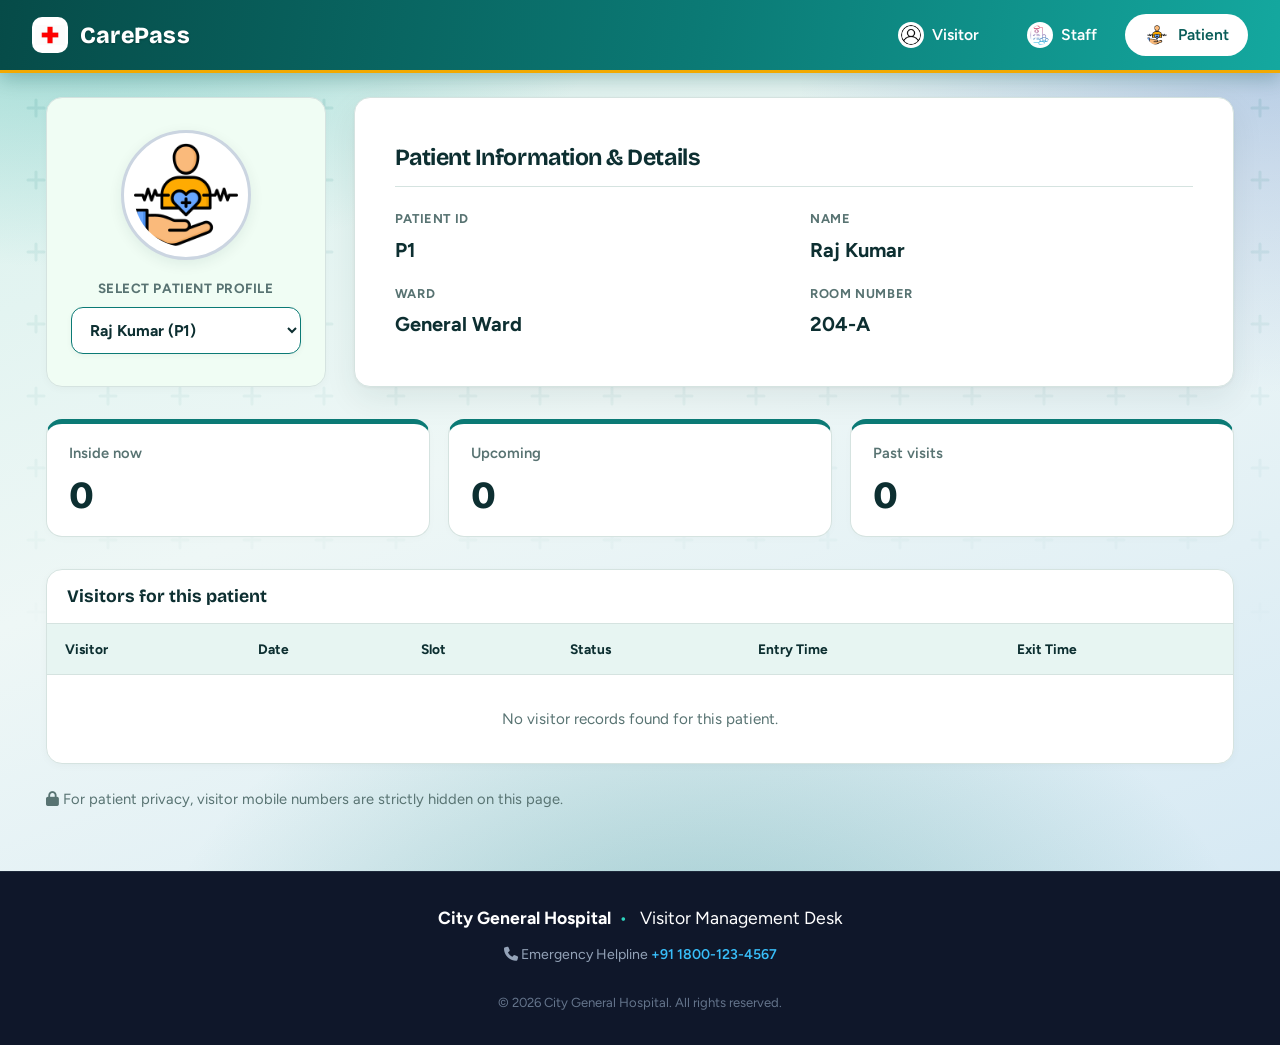
<file: CarePass_Visitor_Management/CarePass_Visitor_Management/patient.html>
<!DOCTYPE html>
<html lang="en">
<head>
  <meta charset="UTF-8">
  <meta name="viewport" content="width=device-width, initial-scale=1">
  <title>Patient | CarePass Visitor Management</title>
  <link rel="preconnect" href="https://fonts.googleapis.com">
  <link rel="preconnect" href="https://fonts.gstatic.com" crossorigin>
  <link href="https://fonts.googleapis.com/css2?family=Bricolage+Grotesque:wght@700;800&family=Figtree:wght@400;600;700&display=swap" rel="stylesheet">
  <!-- Font Awesome 6.5 Icon Library -->
  <link rel="stylesheet" href="https://cdnjs.cloudflare.com/ajax/libs/font-awesome/6.5.2/css/all.min.css">
  <link rel="stylesheet" href="css/common.css">
  <link rel="stylesheet" href="css/patient.css">
</head>
<body>
  <a class="skip-link" href="#main">Skip to content</a>

  <header class="top-bar">
    <a class="brand" href="index.html">
      <img src="images/red-cross.png" alt="" class="brand-logo-img">
      CarePass
    </a>
    <nav aria-label="Portals">
      <a href="visitor.html"><img src="images/visitor-icon.png" alt="" class="nav-icon" aria-hidden="true">Visitor</a>
      <a href="staff.html"><img src="images/staff-icon.png" alt="" class="nav-icon" aria-hidden="true">Staff</a>
      <a href="patient.html" aria-current="page"><img src="images/patient-icon.png" alt="" class="nav-icon" aria-hidden="true">Patient</a>
    </nav>
  </header>

  <main id="main">

    <!-- Top Patient Header: 2 Standalone Inline Cards (Matched to first project) -->
    <div class="patient-header-flex-container">
      
      <!-- Left Block Card: Profile Image & Switcher -->
      <section class="card patient-left-profile-block" aria-label="Patient profile selector">
        <div class="patient-profile-img-box">
          <img src="images/patient-icon.png" alt="" class="patient-profile-img">
        </div>
        
        <div class="patient-switch-wrapper">
          <label for="patient-picker" class="patient-picker-label">Select Patient Profile</label>
          <select id="patient-picker" class="patient-switch-btn-select"></select>
        </div>
      </section>

      <!-- Right Block Card: Patient Details -->
      <section class="card patient-right-info-block" aria-labelledby="patient-details-title">
        <header class="patient-info-header-title">
          <h1 id="patient-details-title">Patient Information &amp; Details</h1>
        </header>
        <hr class="divider">
        
        <dl class="patient-simple-details-list">
          <div class="simple-detail-row">
            <dt class="detail-label">Patient ID</dt>
            <dd id="patient-view-id" class="detail-value">-</dd>
          </div>

          <div class="simple-detail-row">
            <dt class="detail-label">Name</dt>
            <dd id="patient-view-name" class="detail-value">-</dd>
          </div>

          <div class="simple-detail-row">
            <dt class="detail-label">Ward</dt>
            <dd id="patient-view-ward" class="detail-value">-</dd>
          </div>

          <div class="simple-detail-row">
            <dt class="detail-label">Room number</dt>
            <dd id="patient-view-room" class="detail-value">-</dd>
          </div>
        </dl>
      </section>

    </div>

    <!-- Patient Visits Summary Stats -->
    <dl class="stats" aria-label="Visit statistics">
      <div><dt>Inside now</dt><dd id="count-inside">0</dd></div>
      <div><dt>Upcoming</dt><dd id="count-upcoming">0</dd></div>
      <div><dt>Past visits</dt><dd id="count-past">0</dd></div>
    </dl>

    <!-- Patient Visitors Data Table -->
    <section class="table-section" aria-labelledby="visitors-table-title">
      <div class="table-wrap">
        <table>
          <caption id="visitors-table-title">Visitors for this patient</caption>
          <thead>
            <tr><th scope="col">Visitor</th><th scope="col">Date</th><th scope="col">Slot</th><th scope="col">Status</th><th scope="col">Entry Time</th><th scope="col">Exit Time</th></tr>
          </thead>
          <tbody id="visitor-rows"></tbody>
        </table>
      </div>
    </section>

    <p class="hint"><i class="fa-solid fa-lock" aria-hidden="true"></i> For patient privacy, visitor mobile numbers are strictly hidden on this page.</p>

  </main>

  <output id="toast"></output>

  <!-- Site Footer (Matched to first project) -->
  <footer class="site-footer">
    <div class="footer-container">
      <address class="footer-info">
        <p class="footer-title"><strong>City General Hospital</strong><span aria-hidden="true">•</span> Visitor Management Desk</p>
        <div class="footer-details">
          <p><i class="fa-solid fa-phone" aria-hidden="true"></i> <span>Emergency Helpline</span> <a href="tel:+9118001234567">+91 1800-123-4567</a></p>
        </div>
        <p class="footer-copyright">&copy; 2026 City General Hospital. All rights reserved.</p>
      </address>
    </div>
  </footer>

  <!-- Load order matters: settings -> utilities -> storage -> rules -> display helpers -> this page -->
  <script src="js/config.js"></script>
  <script src="js/utils.js"></script>
  <script src="js/storage.js"></script>
  <script src="js/rules.js"></script>
  <script src="js/helpers.js"></script>
  <script src="js/patient.js"></script>
</body>
</html>
</file>
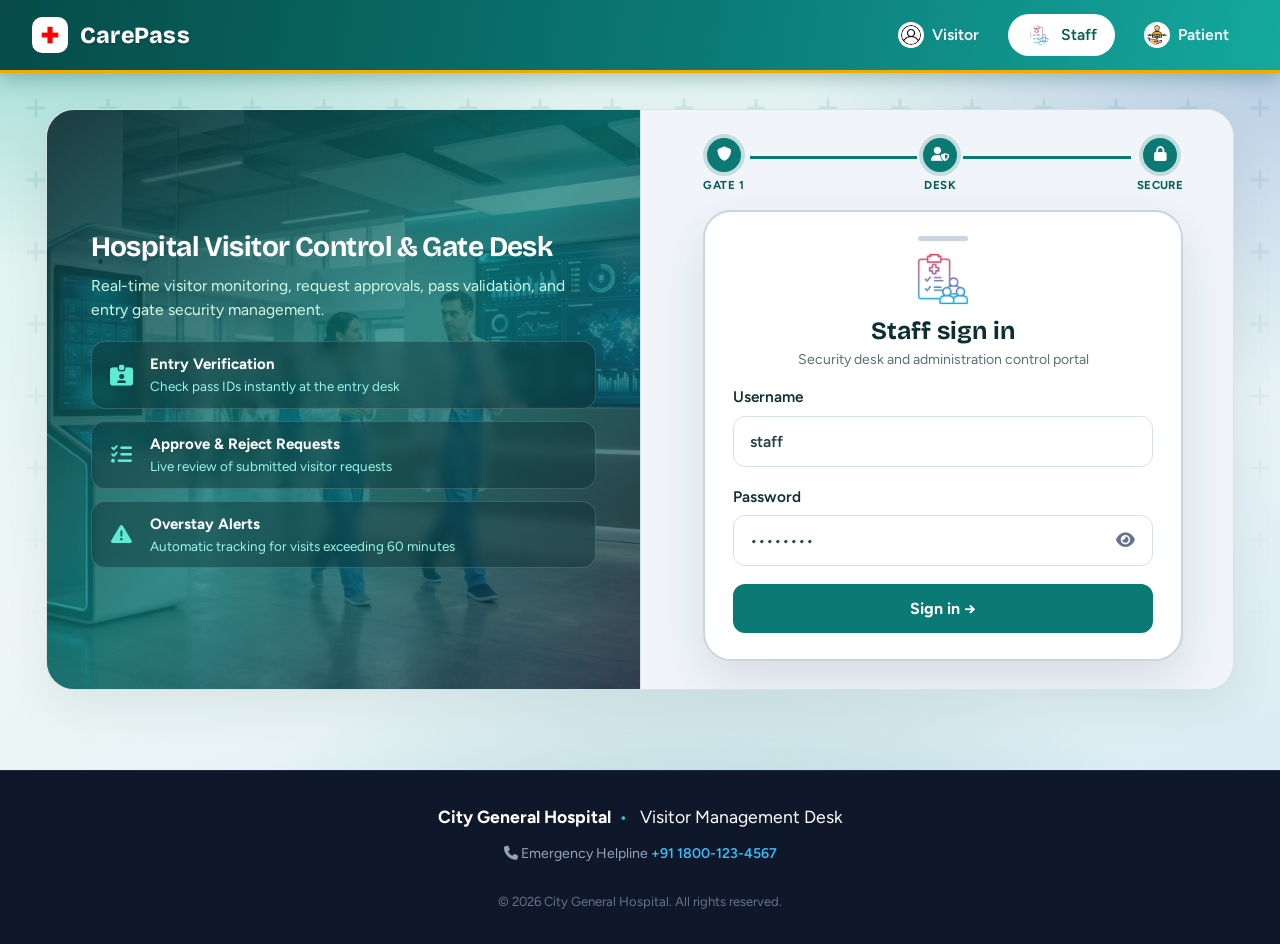
<file: CarePass_Visitor_Management/CarePass_Visitor_Management/staff.html>
<!DOCTYPE html>
<html lang="en">
<head>
  <meta charset="UTF-8">
  <meta name="viewport" content="width=device-width, initial-scale=1">
  <title>Staff Portal | CarePass Visitor Management</title>
  <link rel="preconnect" href="https://fonts.googleapis.com">
  <link rel="preconnect" href="https://fonts.gstatic.com" crossorigin>
  <link href="https://fonts.googleapis.com/css2?family=Bricolage+Grotesque:wght@700;800&family=Figtree:wght@400;600;700&display=swap" rel="stylesheet">
  <!-- Font Awesome 6.5 Icon Library -->
  <link rel="stylesheet" href="https://cdnjs.cloudflare.com/ajax/libs/font-awesome/6.5.2/css/all.min.css">
  <link rel="stylesheet" href="css/common.css">
  <link rel="stylesheet" href="css/portal-split.css">
  <link rel="stylesheet" href="css/staff.css">
</head>

<body>
  <a class="skip-link" href="#main">Skip to content</a>

  <header class="top-bar">
    <a class="brand" href="index.html">
      <img src="images/red-cross.png" alt="" class="brand-logo-img">
      CarePass
    </a>
    <nav aria-label="Portals">
      <a href="visitor.html"><img src="images/visitor-icon.png" alt="" class="nav-icon" aria-hidden="true">Visitor</a>
      <a href="staff.html" aria-current="page"><img src="images/staff-icon.png" alt="" class="nav-icon" aria-hidden="true">Staff<span class="badge" id="nav-badge" hidden>0</span></a>
      <a href="patient.html"><img src="images/patient-icon.png" alt="" class="nav-icon" aria-hidden="true">Patient</a>
    </nav>
  </header>

  <main id="main">

    <!-- Staff Sign In in Split Layout (Enlarged Side & Frame) -->
    <section id="login-section" class="portal-split-layout staff-split-layout" aria-labelledby="login-title">
      
      <!-- Left Side: Modern Hospital Reception Image & Security Highlights (Badge removed as requested) -->
      <div class="split-image-panel">
        <div class="image-panel-content">
          <h1>Hospital Visitor Control &amp; Gate Desk</h1>
          <p>Real-time visitor monitoring, request approvals, pass validation, and entry gate security management.</p>

          <div class="panel-highlights">
            <div class="highlight-item">
              <i class="fa-solid fa-id-card-clip" aria-hidden="true"></i>
              <div>
                <strong>Entry Verification</strong>
                <span>Check pass IDs instantly at the entry desk</span>
              </div>
            </div>

            <div class="highlight-item">
              <i class="fa-solid fa-list-check" aria-hidden="true"></i>
              <div>
                <strong>Approve &amp; Reject Requests</strong>
                <span>Live review of submitted visitor requests</span>
              </div>
            </div>

            <div class="highlight-item">
              <i class="fa-solid fa-triangle-exclamation" aria-hidden="true"></i>
              <div>
                <strong>Overstay Alerts</strong>
                <span>Automatic tracking for visits exceeding 60 minutes</span>
              </div>
            </div>
          </div>
        </div>
      </div>

      <!-- Right Side: Enlarged Device Frame with Security Step Indicators -->
      <div class="split-frame-wrapper staff-frame-wrapper">
        
        <!-- Security Status Indicators above Frame -->
        <div class="split-step-indicator" aria-hidden="true">
          <div class="step-dot active">
            <span class="step-num"><i class="fa-solid fa-shield"></i></span>
            <span class="step-label">Gate 1</span>
          </div>
          
          <div class="step-connector active"></div>
          <div class="step-dot active">
            <span class="step-num"><i class="fa-solid fa-user-shield"></i></span>
            <span class="step-label">Desk</span>
          </div>
          
          <div class="step-connector active"></div>
          <div class="step-dot active">
            <span class="step-num"><i class="fa-solid fa-lock"></i></span>
            <span class="step-label">Secure</span>
          </div>
        </div>

        <!-- Enlarged Mobile Device Frame for Staff -->
        <div class="mobile-frame-device staff-frame-device">
          <div class="device-notch" aria-hidden="true"></div>

          <!-- Staff Login Form -->
          <div id="staff-login-box">
            <div class="device-screen-header">
              <img src="images/staff-icon.png" alt="" class="card-hero-icon" aria-hidden="true">
              <h2 id="login-title">Staff sign in</h2>
              <p class="hint">Security desk and administration control portal</p>
            </div>

            <form id="login-form">
              <label>Username
                <input name="username" required autocomplete="username" placeholder="e.g. staff" value="staff">
              </label>
              <div class="field">
                <label for="staff-password-input">Password</label>
                <div class="password-input-wrapper">
                  
                  <input 
                    name="password"
                    id="staff-password-input"
                    type="password"
                    required autocomplete="current-password"
                    placeholder="e.g. staff123"
                    value="staff123"
                    > 
                  <button 
                    type="button"
                    class="btn-toggle-password"
                    id="btn-toggle-password"
                    aria-label="Show password"
                    title="Toggle password visibility"
                    >
                    <i class="fa-solid fa-eye" id="eye-icon" aria-hidden="true"></i>
                  </button>
                  
                </div>
                
              </div>
              <button class="btn full" type="submit">Sign in &rarr;</button>
            </form>

            <!-- Signed-in bar: shown below the button once logged in -->
            <div id="staff-signed-in-box" hidden>
              
              <span class="signed-in-text">Signed in: <strong id="staff-container-name">Rajesh Kumar (Security Desk)</strong></span>
              <button class="btn ghost small" id="staff-container-logout" type="button">Sign out</button>
            </div>
          </div>

        </div>

      </div>

    </section>

    <!-- Control desk (shown after login) -->
    <div id="desk" hidden>

      <div class="page-bar">
        <h2>Control desk</h2>
      </div>

      <dl class="stats">
        <div>
          <dt>Pending</dt>
          <dd id="stat-pending">0</dd>
        </div>
        
        <div>
          <dt>Inside now</dt>
          <dd id="stat-inside">0</dd>
        </div>
        
        <div class="warning">
          <dt>Overdue (&gt;60 min)</dt>
          <dd id="stat-overdue">0</dd>
        </div>
        
        <div>
          <dt>Visits today</dt>
          <dd id="stat-today">0</dd>
        </div>
        
      </dl>

      <nav class="section-links" aria-label="Sections">
        <a class="btn ghost small" href="#section-pending">Requests<span class="badge" id="link-badge" hidden>0</span></a>
        <a class="btn ghost small" href="#section-entry">Entry check</a>
        <a class="btn ghost small" href="#section-inside">Inside</a>
        <a class="btn ghost small" href="#section-records">Records</a>
        <a class="btn ghost small" href="#section-log">Audit log</a>
      </nav>

      <section id="section-pending" aria-labelledby="pending-title">
        <div class="table-wrap">
          <h2 id="pending-title" class="table-title">Pending requests<span class="badge" id="pending-badge" hidden>0</span></h2>
          <table aria-labelledby="pending-title">
            <thead>
              <tr><th scope="col">Visit ID</th><th scope="col">Visitor</th><th scope="col">Mobile</th><th scope="col">Patient</th><th scope="col">Date</th><th scope="col">Slot</th><th scope="col">Action</th></tr>
            </thead>
            <tbody id="pending-rows"></tbody>
          </table>
        </div>
      </section>

      <section id="section-entry" class="card">
        <h2>Entry check</h2>
        <form id="entry-form" class="inline-form">
          <label>Pass ID
            <input id="pass-id" required placeholder="e.g. VST-1003">
          </label>
          <button class="btn" type="submit">Verify</button>
        </form>
        <output id="entry-message" data-ok="true"></output>
      </section>

      <section id="section-inside" aria-labelledby="inside-title">
        <div class="table-wrap">
          <h2 id="inside-title" class="table-title">Visitors inside now</h2>
          <table aria-labelledby="inside-title">
            <thead>
              <tr><th scope="col">Pass ID</th><th scope="col">Visitor</th><th scope="col">Patient</th><th scope="col">Entered</th><th scope="col">Time inside</th><th scope="col">Status</th><th scope="col">Action</th></tr>
            </thead>
            <tbody id="inside-rows"></tbody>
          </table>
        </div>
      </section>

      <!-- Records: searchable list of all visits -->
      <section id="section-records" aria-labelledby="records-title">
        <div class="records-header-group">
          <h2 id="records-title">Records</h2>

          <form id="records-filter" class="records-filter-bar-below" role="search" aria-label="Filter records">
            <div class="filter-field">
              <label for="search-text" class="filter-field-label">Search Patient Name or ID</label>
              <input id="search-text" type="search" placeholder="e.g. Raj Kumar or P1">
            </div>

            <div class="filter-field filter-field-status">
              <label for="search-status" class="filter-field-label">Status</label>
              <select id="search-status">
                <option value="">All</option>
              </select>
            </div>
          </form>
        </div>

        <div class="table-wrap">
          <table aria-labelledby="records-title">
            <thead>
              <tr><th scope="col">Visit ID</th><th scope="col">Visitor</th><th scope="col">Mobile</th><th scope="col">Patient</th><th scope="col">Date</th><th scope="col">In</th><th scope="col">Out</th><th scope="col">Status</th></tr>
            </thead>
            <tbody id="record-rows"></tbody>
          </table>
        </div>
      </section>

      <!-- Audit Log Section with 5-6 logs limit, Show More toggle, and Reset All Button -->
      <section id="section-log" aria-labelledby="log-title">
        <div class="table-wrap">
          <h2 id="log-title" class="table-title">Audit log</h2>
          <table aria-labelledby="log-title">
            <thead>
              <tr><th scope="col">Time</th><th scope="col">Who</th><th scope="col">Action</th><th scope="col">Visit ID</th></tr>
            </thead>
            <tbody id="log-rows"></tbody>
          </table>
        </div>

        <div class="audit-log-footer-bar">
          <div class="log-count-indicator">
            <span id="log-count-text">Showing 0 of 0 logs</span>
          </div>
          <div class="log-actions">
            <button class="btn ghost small" id="btn-toggle-logs" type="button" hidden>
              <i class="fa-solid fa-chevron-down" id="toggle-log-icon"></i> <span id="toggle-log-text">Show more</span>
            </button>
            <button class="btn danger small" id="btn-reset-all-records" type="button" title="Reset all records and logs back to clean state">
              <i class="fa-solid fa-rotate-left"></i> Reset all records &amp; logs
            </button>
          </div>
        </div>
      </section>

    </div>

    <!-- Reject dialog -->
    <dialog id="reject-dialog">
      <form id="reject-form" method="dialog">
        <h2>Reject request</h2>
        <input type="hidden" id="reject-visit-id">
        <label>Reason (shown to the visitor)
          <textarea id="reject-reason" rows="3" required placeholder="e.g. Outside visiting hours or ward capacity reached"></textarea>
        </label>
        <div class="dialog-actions">
          <button class="btn danger" type="submit">Reject request</button>
          <button class="btn ghost" type="button" id="reject-cancel">Keep pending</button>
        </div>
      </form>
    </dialog>

  </main>

  <output id="toast"></output>

  <!-- Site Footer (Matched to first project) -->
  <footer class="site-footer">
    <div class="footer-container">
      <address class="footer-info">
        <p class="footer-title"><strong>City General Hospital</strong><span aria-hidden="true">•</span> Visitor Management Desk</p>
        <div class="footer-details">
          <p><i class="fa-solid fa-phone" aria-hidden="true"></i> <span>Emergency Helpline</span> <a href="tel:+9118001234567">+91 1800-123-4567</a></p>
        </div>
        <p class="footer-copyright">&copy; 2026 City General Hospital. All rights reserved.</p>
      </address>
    </div>
  </footer>

  <!-- Load order matters: settings -> utilities -> storage -> rules -> display helpers -> this page -->
  <script src="js/config.js"></script>
  <script src="js/utils.js"></script>
  <script src="js/storage.js"></script>
  <script src="js/rules.js"></script>
  <script src="js/helpers.js"></script>
  <script src="js/staff.js"></script>
</body>
</html>
</file>
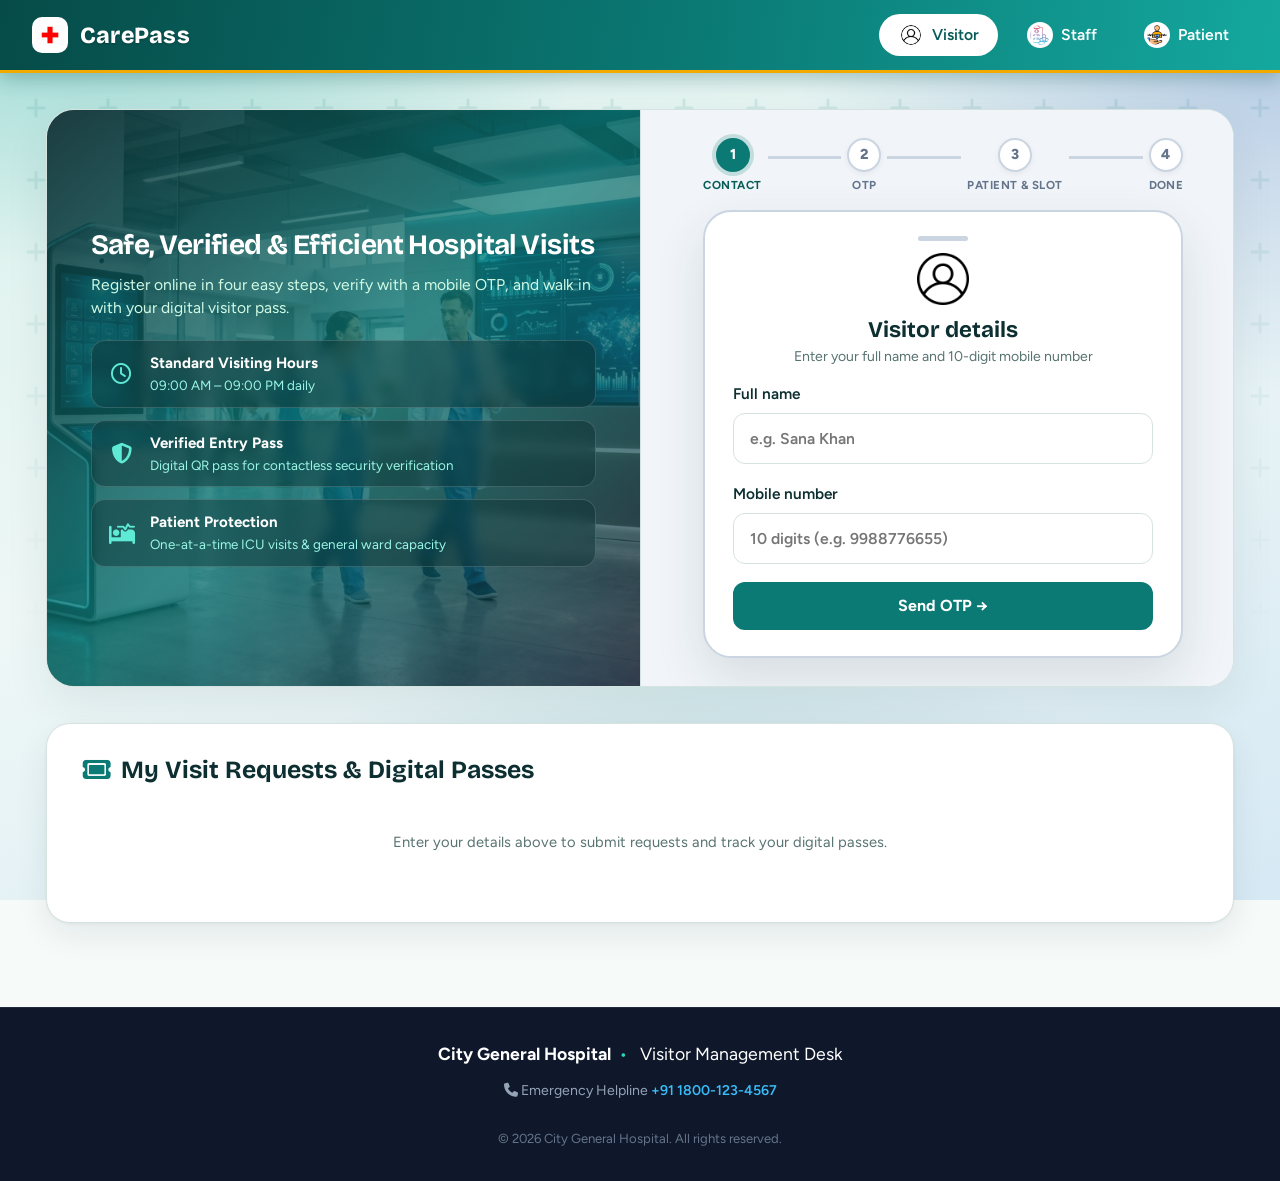
<file: CarePass_Visitor_Management/CarePass_Visitor_Management/visitor.html>
<!DOCTYPE html>
<html lang="en">
<head>
  <meta charset="UTF-8">
  <meta name="viewport" content="width=device-width, initial-scale=1">
  <title>Visitor Portal | CarePass Visitor Management</title>
  
  <!-- Linked google apis-->
  <link rel="preconnect" href="https://fonts.googleapis.com">
  <link rel="preconnect" href="https://fonts.gstatic.com" crossorigin>
  <link href="https://fonts.googleapis.com/css2?family=Bricolage+Grotesque:wght@700;800&family=Figtree:wght@400;600;700&display=swap" rel="stylesheet">
  
  <!-- Font Awesome 6.5 Icon Library -->
  <link rel="stylesheet" href="https://cdnjs.cloudflare.com/ajax/libs/font-awesome/6.5.2/css/all.min.css">
  <link rel="stylesheet" href="css/common.css">
  <link rel="stylesheet" href="css/portal-split.css">
  <link rel="stylesheet" href="css/visitor.css">
</head>

<body>
  <a class="skip-link" href="#main">Skip to content</a>

  <header class="top-bar">
    <a class="brand" href="index.html">
      <img src="images/red-cross.png" alt="" class="brand-logo-img">
      CarePass
    </a>
    <nav aria-label="Portals">
      <a href="visitor.html" aria-current="page"><img src="images/visitor-icon.png" alt="" class="nav-icon" aria-hidden="true">Visitor</a>
      <a href="staff.html"><img src="images/staff-icon.png" alt="" class="nav-icon" aria-hidden="true">Staff</a>
      <a href="patient.html"><img src="images/patient-icon.png" alt="" class="nav-icon" aria-hidden="true">Patient</a>
    </nav>
  </header>

  <main id="main">

    <!-- Split Layout: Left Reception Photo & Right Enlarged Mobile Frame with Step-by-Step Flow -->
    <section class="portal-split-layout" aria-labelledby="visitor-portal-heading">
      
      <!-- Left Side: Modern Hospital Reception Image & Guidelines (Badge removed as requested) -->
      <div class="split-image-panel">
        <div class="image-panel-content">
          <h1 id="visitor-portal-heading">Safe, Verified &amp; Efficient Hospital Visits</h1>
          <p>Register online in four easy steps, verify with a mobile OTP, and walk in with your digital visitor pass.</p>

          <div class="panel-highlights">
            <div class="highlight-item">
              <i class="fa-regular fa-clock" aria-hidden="true"></i>
              <div>
                <strong>Standard Visiting Hours</strong>
                <span>09:00 AM &ndash; 09:00 PM daily</span>
              </div>
            </div>

            <div class="highlight-item">
              <i class="fa-solid fa-shield-halved" aria-hidden="true"></i>
              <div>
                <strong>Verified Entry Pass</strong>
                <span>Digital QR pass for contactless security verification</span>
              </div>
            </div>

            <div class="highlight-item">
              <i class="fa-solid fa-bed-pulse" aria-hidden="true"></i>
              <div>
                <strong>Patient Protection</strong>
                <span>One-at-a-time ICU visits &amp; general ward capacity</span>
              </div>
            </div>
          </div>
        </div>
      </div>

      <!-- Right Side: Enlarged Device Frame with Step Indicator (User Flow) -->
      <div class="split-frame-wrapper">
        
        <!-- Step Indicator Dots above Device Frame -->
        <ol class="split-step-indicator" id="step-indicator" aria-label="Visit registration steps">
          <li class="step-dot active" id="dot-1" aria-current="step">
            <span class="step-num" aria-hidden="true">1</span>
            <span class="step-label">Contact</span>
          </li>
          <li class="step-connector" id="conn-1" aria-hidden="true"></li>
          <li class="step-dot" id="dot-2">
            <span class="step-num" aria-hidden="true">2</span>
            <span class="step-label">OTP</span>
          </li>
          <li class="step-connector" id="conn-2" aria-hidden="true"></li>
          <li class="step-dot" id="dot-3">
            <span class="step-num" aria-hidden="true">3</span>
            <span class="step-label">Patient &amp; Slot</span>
          </li>
          <li class="step-connector" id="conn-3" aria-hidden="true"></li>
          <li class="step-dot" id="dot-4">
            <span class="step-num" aria-hidden="true">4</span>
            <span class="step-label">Done</span>
          </li>
        </ol>

        <!-- Enlarged Mobile Device Frame -->
        <div class="mobile-frame-device">
          <div class="device-notch" aria-hidden="true"></div>

          <!-- Step 1: Input Name & Contact -->
          <div class="flow-step" id="step-contact">
            <div class="device-screen-header">
              <img src="images/visitor-icon.png" alt="" class="card-hero-icon" aria-hidden="true">
              <h2>Visitor details</h2>
              <p class="hint">Enter your full name and 10-digit mobile number</p>
            </div>

            <form id="contact-form" autocomplete="off">
              <label>Full name
                <input 
                  name="fullname"
                  id="visitor-fullname"
                  required minlength="2"
                  autocomplete="off"
                  placeholder="e.g. Sana Khan"
                >
              </label>
              
              <label>Mobile number
                <input name="mobile"
                 id="visitor-mobile"
                 required pattern="[0-9]{10}"
                 inputmode="numeric"
                 maxlength="10"
                 placeholder="10 digits (e.g. 9988776655)"
                 autocomplete="off"
                >
              </label>

              <button class="btn full" type="submit" id="btn-to-otp">Send OTP &rarr;</button>
            </form>
          </div>

          <!-- Step 2: OTP Verification (Clean, green container removed as requested) -->
          <div class="flow-step" id="step-otp" hidden>
            <div class="device-screen-header">
              <img src="images/visitor-icon.png" alt="" class="card-hero-icon" aria-hidden="true">
              <h2>Verify OTP</h2>
              <p class="hint">Confirmation code sent to your mobile</p>
            </div>

            <form id="otp-form" autocomplete="off">
              <p class="hint otp-hint">
                <i class="fa-solid fa-mobile-screen-button" aria-hidden="true"></i> Demo code: <strong id="otp-display" class="otp-code"></strong>
              </p>

              <label>Enter 6-digit OTP
                <input name="otp"
                  id="visitor-otp"
                  pattern="[0-9]{6}"
                  inputmode="numeric"
                  maxlength="6"
                  placeholder="Enter 6-digit OTP"
                  required autocomplete="off"
                >
              </label>

              <div class="step-actions">
                <button class="btn ghost" type="button" id="btn-back-to-contact">&larr; Back</button>
                <button class="btn" type="submit" id="btn-verify-otp">Verify &amp; Continue &rarr;</button>
              </div>
            </form>
          </div>

          <!-- Step 3: Patient Select & Select Date & Time -->
          <div class="flow-step" id="step-booking" hidden>
            <div class="device-screen-header">
              <h2>Request a visit</h2>
              <p class="hint">Select the patient and preferred visiting time slot</p>
            </div>

            <div class="flow-user-badge">
              <span>Visitor: <strong id="verified-user-label"></strong></span>
              <button class="btn ghost small" id="btn-change-number" type="button">Change</button>
            </div>

            <form id="booking-form">
              <label>Select patient
                <select name="patientId" id="booking-patient" required></select>
              </label>

              <div class="form-row">
                <label>Visit date
                  <input type="date" name="date" id="booking-date" required>
                </label>

                <label>Time slot
                  <select name="slot" id="booking-slot" required>
                    <option value="">Choose a slot</option>
                  </select>
                </label>
              </div>

              <div class="step-actions">
                <button class="btn ghost" type="button" id="btn-back-to-otp">&larr; Re-verify</button>
                <button class="btn" type="submit" id="btn-submit-booking">Submit Request &rarr;</button>
              </div>
            </form>
          </div>

          <!-- Step 4: Done Confirmation -->
          <div class="flow-step" id="step-done" hidden>
            <div class="success-celebration">
              <div class="success-icon-box">
                <i class="fa-solid fa-circle-check" aria-hidden="true"></i>
              </div>
              <h2>Visit Request Submitted!</h2>
              <p>Staff will review your request. Your digital pass and real-time status are shown below.</p>

              <div class="step-actions">
                <button class="btn ghost full" type="button" id="btn-book-another">Book another visit</button>
              </div>
            </div>
          </div>

        </div>

      </div>

    </section>

    <!-- Bottom Section: Visitation Requests & Digital Passes (Limited to 2-3 records with Show More toggle) -->
    <section id="visitor-requests-section" class="visitor-bottom-records-card" aria-labelledby="requests-heading">
      <div class="page-bar">
        <h2 id="requests-heading"><i class="fa-solid fa-ticket" aria-hidden="true"></i> My Visit Requests &amp; Digital Passes</h2>
      </div>

      <div id="request-list"></div>

      <div class="audit-log-footer-bar" id="visitor-records-footer" hidden>
        <div class="log-count-indicator">
          <span id="visitor-records-count-text">Showing 3 of 3 requests</span>
        </div>
        <div>
          <button class="btn ghost small" id="btn-toggle-visitor-records" type="button">
            <i class="fa-solid fa-chevron-down" id="toggle-record-icon"></i> <span id="toggle-record-text">Show more</span>
          </button>
        </div>
      </div>
    </section>

  </main>

  <output id="toast"></output>

  <!-- Site Footer (Matched to first project) -->
  <footer class="site-footer">
    <div class="footer-container">
      <address class="footer-info">
        <p class="footer-title"><strong>City General Hospital</strong><span aria-hidden="true">•</span> Visitor Management Desk</p>
        <div class="footer-details">
          <p><i class="fa-solid fa-phone" aria-hidden="true"></i> <span>Emergency Helpline</span> <a href="tel:+9118001234567">+91 1800-123-4567</a></p>
        </div>
        <p class="footer-copyright">&copy; 2026 City General Hospital. All rights reserved.</p>
      </address>
    </div>
  </footer>

  <!-- Load order matters: settings -> utilities -> storage -> rules -> display helpers -> this page -->
  <script src="js/config.js"></script>
  <script src="js/utils.js"></script>
  <script src="js/storage.js"></script>
  <script src="js/rules.js"></script>
  <script src="js/helpers.js"></script>
  <script src="js/visitor.js"></script>
</body>
</html>
</file>
<file: (Aditya Parkash) CarePass_Visitor_Management/css/common.css>
/* 1. DESIGN TOKENS --------------------------------------------------------- */
:root {
  --ink: #0d2f31;
  --teal: #0b7a75;
  --teal-dark: #085c58;
  --mint: #e7f5f2;
  --paper: #f6faf9;
  --line: #d5e3e0;
  --text: #25403f;
  --muted: #587372;

  --amber: #946300;
  --amber-soft: #fff1cc;
  --green: #14804f;
  --green-soft: #d9f3e6;
  --blue: #2457b8;
  --blue-soft: #e1eafc;
  --red: #b42535;
  --red-soft: #fde3e6;
  --grey-soft: #e9eeee;

  --radius: 16px;
  --shadow: 0 1px 3px rgba(13, 47, 49, 0.06), 0 12px 32px rgba(13, 47, 49, 0.08);

  --font-body: system-ui, 'Segoe UI', Roboto, Arial, sans-serif;
  --font-heading: system-ui, 'Segoe UI', Roboto, Arial, sans-serif;
}

/* 2. BASE & RESET ---------------------------------------------------------- */
* {
  box-sizing: border-box;
}

[hidden] {
  display: none !important;
}

body {
  margin: 0;
  font: 16px/1.6 var(--font-body);
  color: var(--text);
  background-color: var(--paper);
  /* Soft teal / blue glow on a light medical-white base */
  background-image:
    radial-gradient(900px 520px at 6% -6%,  rgba(18, 163, 154, 0.38), transparent 62%),
    radial-gradient(780px 520px at 100% 8%, rgba(36, 87, 184, 0.25),  transparent 62%),
    radial-gradient(900px 620px at 55% 112%, rgba(11, 122, 117, 0.32), transparent 62%),
    linear-gradient(160deg, #d8f1ec 0%, #eef7f6 46%, #d6e9f4 100%);
  background-attachment: fixed;
  display: flex;
  flex-direction: column;
  min-height: 100vh;
}

/* Faint medical-cross pattern over the gradient (decorative only) */
body::before {
  content: "";
  position: fixed;
  inset: 0;
  z-index: -1;
  pointer-events: none;
  background-image: url("data:image/svg+xml,%3Csvg xmlns='http://www.w3.org/2000/svg' width='72' height='72'%3E%3Cpath d='M36 28v16M28 36h16' stroke='%230b7a75' stroke-width='3' stroke-linecap='round' fill='none'/%3E%3C/svg%3E");
  opacity: 0.12;
  -webkit-mask-image: linear-gradient(180deg, #000 0%, transparent 75%);
  mask-image: linear-gradient(180deg, #000 0%, transparent 75%);
}

h1, h2, h3, h4 {
  margin: 0 0 0.5em;
  font-family: var(--font-heading);
  color: var(--ink);
  line-height: 1.15;
}

h1 {
  font-size: clamp(2.2rem, 5vw, 3.6rem);
  letter-spacing: -0.02em;
}

h2 { font-size: 1.6rem; }
h3 { font-size: 1.25rem; }

p {
  margin: 0 0 0.8em;
}

a {
  color: var(--teal-dark);
}

:focus-visible {
  outline: 3px solid #f2a900;
  outline-offset: 2px;
  border-radius: 6px;
}

.skip-link {
  position: absolute;
  left: -999px;
}

.skip-link:focus {
  left: 8px;
  top: 8px;
  z-index: 99;
  padding: 0.5em 1em;
  background: #fff;
}

.hint {
  color: var(--muted);
  font-size: 0.92rem;
}

/* 3. LAYOUT & TOP BAR ------------------------------------------------------ */
main {
  max-width: 1480px;
  width: 96%;
  margin: 0 auto;
  padding: 24px 20px 48px;
  flex: 1;
}

section {
  margin-bottom: 36px;
}

.page-bar {
  display: flex;
  flex-wrap: wrap;
  justify-content: space-between;
  align-items: center;
  gap: 14px;
  margin-bottom: 22px;
}

.page-bar h1,
.page-bar h2,
.page-bar p {
  margin: 0;
}

/* Top bar navigation */
.top-bar {
  position: sticky;
  top: 0;
  z-index: 10;
  display: flex;
  flex-wrap: wrap;
  justify-content: space-between;
  align-items: center;
  gap: 14px;
  padding: 14px 32px;
  background: linear-gradient(100deg, #064b48 0%, #0b7a75 55%, #14a89f 100%);
  border-bottom: 3px solid #f2a900;
  box-shadow: 0 6px 18px rgba(6, 75, 72, 0.28);
}

.brand {
  display: flex;
  align-items: center;
  gap: 12px;
  font: 800 1.45rem var(--font-heading);
  letter-spacing: 0.01em;
  color: #fff;
  text-shadow: 0 1px 2px rgba(0, 0, 0, 0.25);
  text-decoration: none;
}

.brand-logo-img {
  width: 36px;
  height: 36px;
  object-fit: contain;
  vertical-align: middle;
  padding: 3px;
  background: #fff;
  border-radius: 10px;
}

/* White chip keeps the coloured icons readable on the teal header */
.nav-icon {
  width: 26px;
  height: 26px;
  padding: 3px;
  object-fit: contain;
  vertical-align: middle;
  margin-right: 8px;
  background: #fff;
  border-radius: 50%;
}

.top-bar nav {
  display: flex;
  align-items: center;
  gap: 10px;
}

.top-bar nav a {
  display: inline-flex;
  align-items: center;
  padding: 0.5em 1.2em;
  border-radius: 99px;
  color: #fff;
  font-weight: 600;
  font-size: 0.98rem;
  text-decoration: none;
  transition: background 0.15s ease, color 0.15s ease;
}

.top-bar nav a:hover {
  background: rgba(255, 255, 255, 0.22);
}

.top-bar nav a[aria-current] {
  background: #fff;
  color: var(--teal-dark);
}

/* 4. BUTTONS --------------------------------------------------------------- */
.btn {
  display: inline-flex;
  align-items: center;
  justify-content: center;
  gap: 0.6em;
  padding: 0.8em 1.4em;
  border: 2px solid var(--teal);
  border-radius: 12px;
  background: var(--teal);
  color: #fff;
  font: 700 1rem var(--font-body);
  text-decoration: none;
  cursor: pointer;
  transition: transform 0.08s ease, background 0.15s ease, border-color 0.15s ease;
}

.btn:hover {
  background: var(--teal-dark);
  border-color: var(--teal-dark);
}

.btn:active {
  transform: translateY(1px);
}

.btn.ghost {
  background: transparent;
  color: var(--teal-dark);
}

.btn.ghost:hover {
  background: var(--mint);
}

.btn.danger {
  border-color: var(--red);
  background: var(--red);
  color: #fff;
}

.btn.danger:hover {
  background: #931b28;
  border-color: #931b28;
}

.btn.small {
  padding: 0.4em 0.95em;
  border-radius: 9px;
  font-size: 0.88rem;
}

.btn.full {
  width: 100%;
}

/* 5. CARDS (Base) ---------------------------------------------------------- */
.card {
  padding: 28px;
  border: 1px solid var(--line);
  border-radius: var(--radius);
  background: #fff;
  box-shadow: 0 3px 12px rgba(13, 47, 49, 0.04);
}

a.card {
  display: block;
  color: inherit;
  text-decoration: none;
  transition: transform 0.12s ease, box-shadow 0.12s ease, border-color 0.12s ease;
}

a.card:hover {
  transform: translateY(-2px);
  border-color: var(--teal);
  box-shadow: var(--shadow);
}

/* 6. FORMS & INPUTS (Base) ------------------------------------------------- */
form {
  display: grid;
  gap: 18px;
}

fieldset {
  display: grid;
  gap: 18px;
  margin: 0;
  padding: 24px;
  border: 1px solid var(--line);
  border-radius: var(--radius);
  background: #fff;
}

legend {
  padding: 0 10px;
  font: 700 1.15rem var(--font-heading);
  color: var(--ink);
}

label {
  display: grid;
  gap: 6px;
  font-weight: 600;
  font-size: 0.96rem;
  color: var(--ink);
}

input,
select,
textarea {
  width: 100%;
  padding: 12px 16px;
  border: 1.5px solid var(--line);
  border-radius: 12px;
  font: inherit;
  font-size: 0.98rem;
  color: var(--text);
  background: #fff;
  transition: border-color 0.15s ease, box-shadow 0.15s ease;
}

input:focus,
select:focus,
textarea:focus {
  border-color: var(--teal);
  box-shadow: 0 0 0 3px var(--mint);
  outline: none;
}

.form-row {
  display: grid;
  grid-template-columns: repeat(auto-fit, minmax(200px, 1fr));
  gap: 16px;
}

/* 7. STATUS CHIPS ---------------------------------------------------------- */
.chip {
  display: inline-flex;
  align-items: center;
  padding: 0.3em 0.85em;
  border-radius: 99px;
  font-weight: 700;
  font-size: 0.8rem;
  letter-spacing: 0.03em;
  text-transform: uppercase;
}

.chip[data-status="PENDING"]   { background: var(--amber-soft); color: var(--amber); }
.chip[data-status="APPROVED"]  { background: var(--blue-soft);  color: var(--blue); }
.chip[data-status="ACTIVE"]    { background: var(--green-soft); color: var(--green); }
.chip[data-status="EXITED"],
.chip[data-status="EXPIRED"]   { background: var(--grey-soft);  color: var(--muted); }
.chip[data-status="REJECTED"],
.chip[data-status="CANCELLED"],
.chip[data-status="OVERDUE"]   { background: var(--red-soft);   color: var(--red); }

/* 8. TABLES ---------------------------------------------------------------- */
.table-wrap {
  overflow-x: auto;
  border: 1px solid var(--line);
  border-radius: var(--radius);
  background: #fff;
  box-shadow: 0 2px 8px rgba(0, 0, 0, 0.03);
}

table {
  width: 100%;
  border-collapse: collapse;
  font-size: 0.95rem;
}

caption {
  padding: 16px 20px;
  text-align: left;
  font: 700 1.1rem var(--font-heading);
  color: var(--ink);
}

.table-title {
  margin: 0;
  padding: 16px 20px;
  font: 700 1.1rem var(--font-heading);
  color: var(--ink);
}

th, td {
  padding: 14px 18px;
  border-top: 1px solid var(--line);
  text-align: left;
  white-space: nowrap;
}

th {
  background: var(--mint);
  color: var(--ink);
  font-size: 0.86rem;
  font-weight: 700;
}

tbody tr:hover {
  background: #fafdfc;
}

tr.late {
  background: var(--red-soft);
}

td.empty {
  padding: 32px;
  text-align: center;
  color: var(--muted);
  white-space: normal;
}

/* 9. STATS COUNTERS -------------------------------------------------------- */
.stats {
  display: grid;
  grid-template-columns: repeat(auto-fit, minmax(180px, 1fr));
  gap: 18px;
  margin: 0 0 32px;
}

.stats div {
  padding: 18px 22px;
  border: 1px solid var(--line);
  border-top: 5px solid var(--teal);
  border-radius: var(--radius);
  background: #fff;
  box-shadow: 0 2px 8px rgba(0, 0, 0, 0.02);
  transition: transform 0.2s ease, box-shadow 0.2s ease, border-top-color 0.2s ease;
}

.stats div:hover {
  transform: translateY(-6px) scale(1.03);
  box-shadow: 0 14px 28px rgba(13, 47, 49, 0.16);
  border-top-color: #f2a900;
}

@media (prefers-reduced-motion: reduce) {
  .stats div,
  .stats div:hover {
    transition: none;
    transform: none;
  }
}

.stats .warning {
  border-top-color: var(--red);
}

.stats dt {
  color: var(--muted);
  font-size: 0.92rem;
  font-weight: 600;
}

.stats dd {
  margin: 6px 0 0;
  font: 800 2.4rem var(--font-heading);
  color: var(--ink);
}

/* 10. TOAST NOTIFICATION --------------------------------------------------- */
#toast {
  position: fixed;
  bottom: 24px;
  left: 50%;
  z-index: 50;
  padding: 0.9em 1.6em;
  border-radius: 14px;
  background: var(--ink);
  color: #fff;
  box-shadow: var(--shadow);
  opacity: 0;
  pointer-events: none;
  transform: translate(-50%, 30px);
  transition: 0.25s;
  font-weight: 600;
}

#toast.show {
  opacity: 1;
  transform: translate(-50%, 0);
}

#toast.error {
  background: var(--red);
}

/* 11. VISITOR PASS (Core Signature Element) -------------------------------- */
.pass {
  position: relative;
  width: 285px;
  padding: 48px 24px 24px;
  overflow: hidden;
  border: 1px solid var(--line);
  border-radius: 22px;
  background: #fff;
  color: var(--text);
  box-shadow: 0 20px 45px rgba(0, 0, 0, 0.22);
}

.pass::before {
  content: "";
  position: absolute;
  top: 15px;
  left: 50%;
  width: 56px;
  height: 12px;
  margin-left: -28px;
  border-radius: 99px;
  background: var(--grey-soft);
  box-shadow: inset 0 2px 3px rgba(0, 0, 0, 0.2);
}

.pass::after {
  content: "";
  position: absolute;
  right: 0;
  bottom: 0;
  left: 0;
  height: 10px;
  background: linear-gradient(90deg, var(--teal), #12a39a);
}

.pass h2,
.pass h4 {
  margin: 0;
  text-align: center;
  color: var(--teal-dark);
  font-size: 1rem;
}

.pass-id {
  margin: 0.1em 0 0.4em;
  text-align: center;
  font: 800 1.8rem var(--font-heading);
  color: var(--ink);
}

.pass dl {
  margin: 0;
  font-size: 0.93rem;
}

.pass dt {
  color: var(--muted);
  font-size: 0.8rem;
}

.pass dd {
  margin: 0 0 0.6em;
  color: var(--ink);
  font-weight: 700;
}

.pass small {
  display: block;
  margin-bottom: 6px;
  text-align: center;
  color: var(--muted);
  font-size: 0.78rem;
}

.barcode {
  height: 36px;
  margin: 10px 0 6px;
  background: repeating-linear-gradient(
    90deg,
    var(--ink) 0 2px, #fff 2px 5px, var(--ink) 5px 6px,
    #fff 6px 9px, var(--ink) 9px 12px, #fff 12px 14px
  );
}

/* 12. SHARED RECORDS / AUDIT FOOTER BAR ------------------------------------ */
.audit-log-footer-bar {
  display: flex;
  flex-wrap: wrap;
  justify-content: space-between;
  align-items: center;
  gap: 14px;
  margin-top: 16px;
  padding: 12px 16px;
  background: #f8fafc;
  border: 1px solid var(--line);
  border-radius: 14px;
}

.log-count-indicator {
  font-size: 0.88rem;
  color: var(--muted);
  font-weight: 600;
}

/* 13. SITE FOOTER ---------------------------------------------------------- */
.site-footer {
  background: #0f172a;
  color: #94a3b8;
  padding: 32px 24px;
  margin-top: auto;
  font-size: 0.9rem;
  border-top: 1px solid #1e293b;
}

.footer-container {
  max-width: 1480px;
  width: 96%;
  margin: 0 auto;
  text-align: center;
}

.footer-info {
  font-style: normal;
}

.footer-title {
  color: #ffffff;
  font-size: 1.1rem;
  margin: 0;
}

.footer-title span {
  color: #2dd4bf;
  margin: 0 8px;
}

.footer-details {
  display: flex;
  justify-content: center;
  align-items: center;
  flex-wrap: wrap;
  gap: 14px;
  font-size: 0.88rem;
  margin-top: 12px;
  color: #94a3b8;
}

.footer-details a {
  color: #38bdf8;
  text-decoration: none;
  font-weight: 600;
}

.footer-details a:hover {
  text-decoration: underline;
}

.footer-copyright {
  margin: 14px 0 0;
  text-align: center;
  font-size: 0.82rem;
  color: #64748b;
}

/* 14. COMMON RESPONSIVE & ACCESSIBILITY ------------------------------------- */
@media (max-width: 600px) {
  main {
    padding: 20px 14px 44px;
  }

  h1 {
    font-size: 1.9rem;
  }

  .top-bar {
    padding: 12px 16px;
  }

  .top-bar nav {
    width: 100%;
    justify-content: space-around;
    margin-top: 8px;
    padding-top: 8px;
    border-top: 1px solid rgba(255, 255, 255, 0.35);
  }

  .top-bar nav a {
    padding: 0.4em 0.8em;
    font-size: 0.9rem;
  }

  .stats {
    grid-template-columns: repeat(2, 1fr);
  }

  .page-bar {
    flex-direction: column;
    align-items: flex-start;
  }
}

@media (prefers-reduced-motion: reduce) {
  * {
    animation: none !important;
    transition: none !important;
  }
}


/* NOTIFICATION BADGE ------------------------------------------------------- */
/* Red circle with a white number. Shown on the staff portal for new requests. */
.badge {
  display: inline-flex;
  align-items: center;
  justify-content: center;
  min-width: 22px;
  height: 22px;
  padding: 0 6px;
  margin-left: 8px;
  border-radius: 999px;
  background: #e11d2e;
  color: #ffffff;
  font: 700 0.78rem/1 var(--font-body);
  box-shadow: 0 0 0 2px #ffffff;
  vertical-align: middle;
}

.badge.pulse {
  animation: badge-pulse 0.9s ease-out 2;
}

@keyframes badge-pulse {
  0%   { transform: scale(1);   box-shadow: 0 0 0 2px #fff, 0 0 0 0 rgba(225, 29, 46, 0.6); }
  50%  { transform: scale(1.3); box-shadow: 0 0 0 2px #fff, 0 0 0 10px rgba(225, 29, 46, 0); }
  100% { transform: scale(1);   box-shadow: 0 0 0 2px #fff, 0 0 0 0 rgba(225, 29, 46, 0); }
}

@media (prefers-reduced-motion: reduce) {
  .badge.pulse { animation: none; }
}

/* Visually hidden text (still read by screen readers) */
.sr-only {
  position: absolute;
  width: 1px;
  height: 1px;
  margin: -1px;
  padding: 0;
  overflow: hidden;
  clip: rect(0, 0, 0, 0);
  white-space: nowrap;
  border: 0;
}

.demo-note {
  margin: 0 0 12px;
  font-size: 0.85rem;
}

/* ── Inline SVG icons ──────────────────────────────────────────────────── */
/* Used wherever <i> tags previously held emoji/unicode glyphs.             */
svg.icon {
  display: inline-block;
  width:  1em;
  height: 1em;
  vertical-align: -0.125em;   /* optical baseline alignment                */
  fill: currentColor;
  flex-shrink: 0;
  line-height: 1;
}

/* Slightly larger in highlight/step contexts */
.highlight-item svg.icon,
.step-num svg.icon {
  width:  1.15em;
  height: 1.15em;
}

/* Success circle checkmark */
.success-icon-box svg.icon {
  width:  2rem;
  height: 2rem;
}
</file>
<file: (Aditya Parkash) CarePass_Visitor_Management/css/home.css>
/* 1. HERO SECTION ---------------------------------------------------------- */
.hero {
  display: grid;
  grid-template-columns: 1.25fr 0.75fr;
  align-items: center;
  gap: 36px;
  padding: 64px 48px;
  border-radius: 28px;
  color: #cfe6e3;
  background:
    radial-gradient(circle at 85% 20%, rgba(18, 163, 154, 0.45), transparent 45%),
    var(--ink);
  box-shadow: var(--shadow);
}

.hero h1 {
  color: #fff;
}

.hero p {
  max-width: 36em;
  font-size: 1.15rem;
}

.hero .pass {
  justify-self: center;
  transform: rotate(3deg);
}

.button-row {
  display: flex;
  flex-wrap: wrap;
  gap: 14px;
  margin-top: 24px;
}

/* 2. PORTAL SELECTION GRID ------------------------------------------------- */
.grid {
  display: grid;
  grid-template-columns: repeat(auto-fit, minmax(280px, 1fr));
  gap: 22px;
}

.card-icon-wrapper {
  display: grid;
  place-items: center;
  width: 62px;
  height: 62px;
  margin-bottom: 16px;
  border-radius: 16px;
  background: var(--mint);
}

.portal-card-img {
  width: 48px;
  height: 48px;
  object-fit: contain;
  display: block;
}

/* 3. "HOW IT WORKS" NUMBERED STEPS ----------------------------------------- */
.steps {
  display: grid;
  grid-template-columns: repeat(auto-fit, minmax(220px, 1fr));
  gap: 18px;
  padding: 0;
  list-style: none;
  counter-reset: step;
}

.steps li {
  counter-increment: step;
  padding: 20px 22px;
  border-radius: 0 14px 14px 0;
  background: #fff;
  border: 1px solid var(--line);
  border-left: 5px solid var(--teal);
  box-shadow: 0 2px 8px rgba(0, 0, 0, 0.03);
}

.steps li::before {
  content: counter(step);
  display: block;
  font: 800 1.5rem var(--font-heading);
  color: var(--teal);
  margin-bottom: 6px;
}

/* 4. HOME RESPONSIVE ------------------------------------------------------- */
@media (max-width: 980px) {
  .hero {
    grid-template-columns: 1fr;
    padding: 40px 28px;
    gap: 28px;
  }

  .hero .pass {
    justify-self: center;
    transform: none;
  }
}
</file>
<file: CarePass_Visitor_Management/CarePass_Visitor_Management/css/common.css>
/* ==========================================================================
   common.css - CarePass Visitor Management
   Global Design Tokens, Base Typography, Layout, Top Bar, Buttons,
   Forms, Cards, Status Chips, Tables, Stats, Toast, Pass, Footer & Common Responsive
   ========================================================================== */

/* 1. DESIGN TOKENS --------------------------------------------------------- */
:root {
  --ink: #0d2f31;
  --teal: #0b7a75;
  --teal-dark: #085c58;
  --mint: #e7f5f2;
  --paper: #f6faf9;
  --line: #d5e3e0;
  --text: #25403f;
  --muted: #587372;

  --amber: #946300;
  --amber-soft: #fff1cc;
  --green: #14804f;
  --green-soft: #d9f3e6;
  --blue: #2457b8;
  --blue-soft: #e1eafc;
  --red: #b42535;
  --red-soft: #fde3e6;
  --grey-soft: #e9eeee;

  --radius: 16px;
  --shadow: 0 1px 3px rgba(13, 47, 49, 0.06), 0 12px 32px rgba(13, 47, 49, 0.08);

  --font-body: 'Figtree', system-ui, sans-serif;
  --font-heading: 'Bricolage Grotesque', 'Figtree', system-ui, sans-serif;
}

/* 2. BASE & RESET ---------------------------------------------------------- */
* {
  box-sizing: border-box;
}

[hidden] {
  display: none !important;
}

body {
  margin: 0;
  font: 16px/1.6 var(--font-body);
  color: var(--text);
  background-color: var(--paper);
  /* Soft teal / blue glow on a light medical-white base */
  background-image:
    radial-gradient(900px 520px at 6% -6%,  rgba(18, 163, 154, 0.38), transparent 62%),
    radial-gradient(780px 520px at 100% 8%, rgba(36, 87, 184, 0.25),  transparent 62%),
    radial-gradient(900px 620px at 55% 112%, rgba(11, 122, 117, 0.32), transparent 62%),
    linear-gradient(160deg, #d8f1ec 0%, #eef7f6 46%, #d6e9f4 100%);
  background-attachment: fixed;
  display: flex;
  flex-direction: column;
  min-height: 100vh;
}

/* Faint medical-cross pattern over the gradient (decorative only) */
body::before {
  content: "";
  position: fixed;
  inset: 0;
  z-index: -1;
  pointer-events: none;
  background-image: url("data:image/svg+xml,%3Csvg xmlns='http://www.w3.org/2000/svg' width='72' height='72'%3E%3Cpath d='M36 28v16M28 36h16' stroke='%230b7a75' stroke-width='3' stroke-linecap='round' fill='none'/%3E%3C/svg%3E");
  opacity: 0.12;
  -webkit-mask-image: linear-gradient(180deg, #000 0%, transparent 75%);
  mask-image: linear-gradient(180deg, #000 0%, transparent 75%);
}

h1, h2, h3, h4 {
  margin: 0 0 0.5em;
  font-family: var(--font-heading);
  color: var(--ink);
  line-height: 1.15;
}

h1 {
  font-size: clamp(2.2rem, 5vw, 3.6rem);
  letter-spacing: -0.02em;
}

h2 { font-size: 1.6rem; }
h3 { font-size: 1.25rem; }

p {
  margin: 0 0 0.8em;
}

a {
  color: var(--teal-dark);
}

:focus-visible {
  outline: 3px solid #f2a900;
  outline-offset: 2px;
  border-radius: 6px;
}

.skip-link {
  position: absolute;
  left: -999px;
}

.skip-link:focus {
  left: 8px;
  top: 8px;
  z-index: 99;
  padding: 0.5em 1em;
  background: #fff;
}

.hint {
  color: var(--muted);
  font-size: 0.92rem;
}

/* 3. LAYOUT & TOP BAR ------------------------------------------------------ */
main {
  max-width: 1480px;
  width: 96%;
  margin: 0 auto;
  padding: 24px 20px 48px;
  flex: 1;
}

section {
  margin-bottom: 36px;
}

.page-bar {
  display: flex;
  flex-wrap: wrap;
  justify-content: space-between;
  align-items: center;
  gap: 14px;
  margin-bottom: 22px;
}

.page-bar h1,
.page-bar h2,
.page-bar p {
  margin: 0;
}

/* Top bar navigation */
.top-bar {
  position: sticky;
  top: 0;
  z-index: 10;
  display: flex;
  flex-wrap: wrap;
  justify-content: space-between;
  align-items: center;
  gap: 14px;
  padding: 14px 32px;
  background: linear-gradient(100deg, #064b48 0%, #0b7a75 55%, #14a89f 100%);
  border-bottom: 3px solid #f2a900;
  box-shadow: 0 6px 18px rgba(6, 75, 72, 0.28);
}

.brand {
  display: flex;
  align-items: center;
  gap: 12px;
  font: 800 1.45rem var(--font-heading);
  letter-spacing: 0.01em;
  color: #fff;
  text-shadow: 0 1px 2px rgba(0, 0, 0, 0.25);
  text-decoration: none;
}

.brand-logo-img {
  width: 36px;
  height: 36px;
  object-fit: contain;
  vertical-align: middle;
  padding: 3px;
  background: #fff;
  border-radius: 10px;
}

/* White chip keeps the coloured icons readable on the teal header */
.nav-icon {
  width: 26px;
  height: 26px;
  padding: 3px;
  object-fit: contain;
  vertical-align: middle;
  margin-right: 8px;
  background: #fff;
  border-radius: 50%;
}

.top-bar nav {
  display: flex;
  align-items: center;
  gap: 10px;
}

.top-bar nav a {
  display: inline-flex;
  align-items: center;
  padding: 0.5em 1.2em;
  border-radius: 99px;
  color: #fff;
  font-weight: 600;
  font-size: 0.98rem;
  text-decoration: none;
  transition: background 0.15s ease, color 0.15s ease;
}

.top-bar nav a:hover {
  background: rgba(255, 255, 255, 0.22);
}

.top-bar nav a[aria-current] {
  background: #fff;
  color: var(--teal-dark);
}

/* 4. BUTTONS --------------------------------------------------------------- */
.btn {
  display: inline-flex;
  align-items: center;
  justify-content: center;
  gap: 0.6em;
  padding: 0.8em 1.4em;
  border: 2px solid var(--teal);
  border-radius: 12px;
  background: var(--teal);
  color: #fff;
  font: 700 1rem var(--font-body);
  text-decoration: none;
  cursor: pointer;
  transition: transform 0.08s ease, background 0.15s ease, border-color 0.15s ease;
}

.btn:hover {
  background: var(--teal-dark);
  border-color: var(--teal-dark);
}

.btn:active {
  transform: translateY(1px);
}

.btn.ghost {
  background: transparent;
  color: var(--teal-dark);
}

.btn.ghost:hover {
  background: var(--mint);
}

.btn.danger {
  border-color: var(--red);
  background: var(--red);
  color: #fff;
}

.btn.danger:hover {
  background: #931b28;
  border-color: #931b28;
}

.btn.small {
  padding: 0.4em 0.95em;
  border-radius: 9px;
  font-size: 0.88rem;
}

.btn.full {
  width: 100%;
}

/* 5. CARDS (Base) ---------------------------------------------------------- */
.card {
  padding: 28px;
  border: 1px solid var(--line);
  border-radius: var(--radius);
  background: #fff;
  box-shadow: 0 3px 12px rgba(13, 47, 49, 0.04);
}

a.card {
  display: block;
  color: inherit;
  text-decoration: none;
  transition: transform 0.12s ease, box-shadow 0.12s ease, border-color 0.12s ease;
}

a.card:hover {
  transform: translateY(-2px);
  border-color: var(--teal);
  box-shadow: var(--shadow);
}

/* 6. FORMS & INPUTS (Base) ------------------------------------------------- */
form {
  display: grid;
  gap: 18px;
}

fieldset {
  display: grid;
  gap: 18px;
  margin: 0;
  padding: 24px;
  border: 1px solid var(--line);
  border-radius: var(--radius);
  background: #fff;
}

legend {
  padding: 0 10px;
  font: 700 1.15rem var(--font-heading);
  color: var(--ink);
}

label {
  display: grid;
  gap: 6px;
  font-weight: 600;
  font-size: 0.96rem;
  color: var(--ink);
}

input,
select,
textarea {
  width: 100%;
  padding: 12px 16px;
  border: 1.5px solid var(--line);
  border-radius: 12px;
  font: inherit;
  font-size: 0.98rem;
  color: var(--text);
  background: #fff;
  transition: border-color 0.15s ease, box-shadow 0.15s ease;
}

input:focus,
select:focus,
textarea:focus {
  border-color: var(--teal);
  box-shadow: 0 0 0 3px var(--mint);
  outline: none;
}

.form-row {
  display: grid;
  grid-template-columns: repeat(auto-fit, minmax(200px, 1fr));
  gap: 16px;
}

/* 7. STATUS CHIPS ---------------------------------------------------------- */
.chip {
  display: inline-flex;
  align-items: center;
  padding: 0.3em 0.85em;
  border-radius: 99px;
  font-weight: 700;
  font-size: 0.8rem;
  letter-spacing: 0.03em;
  text-transform: uppercase;
}

.chip[data-status="PENDING"]   { background: var(--amber-soft); color: var(--amber); }
.chip[data-status="APPROVED"]  { background: var(--blue-soft);  color: var(--blue); }
.chip[data-status="ACTIVE"]    { background: var(--green-soft); color: var(--green); }
.chip[data-status="EXITED"]    { background: var(--grey-soft);  color: var(--muted); }
.chip[data-status="REJECTED"],
.chip[data-status="CANCELLED"],
.chip[data-status="OVERDUE"]   { background: var(--red-soft);   color: var(--red); }

/* 8. TABLES ---------------------------------------------------------------- */
.table-wrap {
  overflow-x: auto;
  border: 1px solid var(--line);
  border-radius: var(--radius);
  background: #fff;
  box-shadow: 0 2px 8px rgba(0, 0, 0, 0.03);
}

table {
  width: 100%;
  border-collapse: collapse;
  font-size: 0.95rem;
}

caption {
  padding: 16px 20px;
  text-align: left;
  font: 700 1.1rem var(--font-heading);
  color: var(--ink);
}

.table-title {
  margin: 0;
  padding: 16px 20px;
  font: 700 1.1rem var(--font-heading);
  color: var(--ink);
}

th, td {
  padding: 14px 18px;
  border-top: 1px solid var(--line);
  text-align: left;
  white-space: nowrap;
}

th {
  background: var(--mint);
  color: var(--ink);
  font-size: 0.86rem;
  font-weight: 700;
}

tbody tr:hover {
  background: #fafdfc;
}

tr.late {
  background: var(--red-soft);
}

td.empty {
  padding: 32px;
  text-align: center;
  color: var(--muted);
  white-space: normal;
}

/* 9. STATS COUNTERS -------------------------------------------------------- */
.stats {
  display: grid;
  grid-template-columns: repeat(auto-fit, minmax(180px, 1fr));
  gap: 18px;
  margin: 0 0 32px;
}

.stats div {
  padding: 18px 22px;
  border: 1px solid var(--line);
  border-top: 5px solid var(--teal);
  border-radius: var(--radius);
  background: #fff;
  box-shadow: 0 2px 8px rgba(0, 0, 0, 0.02);
  transition: transform 0.2s ease, box-shadow 0.2s ease, border-top-color 0.2s ease;
}

.stats div:hover {
  transform: translateY(-6px) scale(1.03);
  box-shadow: 0 14px 28px rgba(13, 47, 49, 0.16);
  border-top-color: #f2a900;
}

@media (prefers-reduced-motion: reduce) {
  .stats div,
  .stats div:hover {
    transition: none;
    transform: none;
  }
}

.stats .warning {
  border-top-color: var(--red);
}

.stats dt {
  color: var(--muted);
  font-size: 0.92rem;
  font-weight: 600;
}

.stats dd {
  margin: 6px 0 0;
  font: 800 2.4rem var(--font-heading);
  color: var(--ink);
}

/* 10. TOAST NOTIFICATION --------------------------------------------------- */
#toast {
  position: fixed;
  bottom: 24px;
  left: 50%;
  z-index: 50;
  padding: 0.9em 1.6em;
  border-radius: 14px;
  background: var(--ink);
  color: #fff;
  box-shadow: var(--shadow);
  opacity: 0;
  pointer-events: none;
  transform: translate(-50%, 30px);
  transition: 0.25s;
  font-weight: 600;
}

#toast.show {
  opacity: 1;
  transform: translate(-50%, 0);
}

#toast.error {
  background: var(--red);
}

/* 11. VISITOR PASS (Core Signature Element) -------------------------------- */
.pass {
  position: relative;
  width: 285px;
  padding: 48px 24px 24px;
  overflow: hidden;
  border: 1px solid var(--line);
  border-radius: 22px;
  background: #fff;
  color: var(--text);
  box-shadow: 0 20px 45px rgba(0, 0, 0, 0.22);
}

.pass::before {
  content: "";
  position: absolute;
  top: 15px;
  left: 50%;
  width: 56px;
  height: 12px;
  margin-left: -28px;
  border-radius: 99px;
  background: var(--grey-soft);
  box-shadow: inset 0 2px 3px rgba(0, 0, 0, 0.2);
}

.pass::after {
  content: "";
  position: absolute;
  right: 0;
  bottom: 0;
  left: 0;
  height: 10px;
  background: linear-gradient(90deg, var(--teal), #12a39a);
}

.pass h2,
.pass h4 {
  margin: 0;
  text-align: center;
  color: var(--teal-dark);
  font-size: 1rem;
}

.pass-id {
  margin: 0.1em 0 0.4em;
  text-align: center;
  font: 800 1.8rem var(--font-heading);
  color: var(--ink);
}

.pass dl {
  margin: 0;
  font-size: 0.93rem;
}

.pass dt {
  color: var(--muted);
  font-size: 0.8rem;
}

.pass dd {
  margin: 0 0 0.6em;
  color: var(--ink);
  font-weight: 700;
}

.pass small {
  display: block;
  margin-bottom: 6px;
  text-align: center;
  color: var(--muted);
  font-size: 0.78rem;
}

.barcode {
  height: 36px;
  margin: 10px 0 6px;
  background: repeating-linear-gradient(
    90deg,
    var(--ink) 0 2px, #fff 2px 5px, var(--ink) 5px 6px,
    #fff 6px 9px, var(--ink) 9px 12px, #fff 12px 14px
  );
}

/* 12. SHARED RECORDS / AUDIT FOOTER BAR ------------------------------------ */
.audit-log-footer-bar {
  display: flex;
  flex-wrap: wrap;
  justify-content: space-between;
  align-items: center;
  gap: 14px;
  margin-top: 16px;
  padding: 12px 16px;
  background: #f8fafc;
  border: 1px solid var(--line);
  border-radius: 14px;
}

.log-count-indicator {
  font-size: 0.88rem;
  color: var(--muted);
  font-weight: 600;
}

/* 13. SITE FOOTER ---------------------------------------------------------- */
.site-footer {
  background: #0f172a;
  color: #94a3b8;
  padding: 32px 24px;
  margin-top: auto;
  font-size: 0.9rem;
  border-top: 1px solid #1e293b;
}

.footer-container {
  max-width: 1480px;
  width: 96%;
  margin: 0 auto;
  text-align: center;
}

.footer-info {
  font-style: normal;
}

.footer-title {
  color: #ffffff;
  font-size: 1.1rem;
  margin: 0;
}

.footer-title span {
  color: #2dd4bf;
  margin: 0 8px;
}

.footer-details {
  display: flex;
  justify-content: center;
  align-items: center;
  flex-wrap: wrap;
  gap: 14px;
  font-size: 0.88rem;
  margin-top: 12px;
  color: #94a3b8;
}

.footer-details a {
  color: #38bdf8;
  text-decoration: none;
  font-weight: 600;
}

.footer-details a:hover {
  text-decoration: underline;
}

.footer-copyright {
  margin: 14px 0 0;
  font-size: 0.82rem;
  color: #64748b;
}

/* 14. COMMON RESPONSIVE & ACCESSIBILITY ------------------------------------- */
@media (max-width: 600px) {
  main {
    padding: 20px 14px 44px;
  }

  h1 {
    font-size: 1.9rem;
  }

  .top-bar {
    padding: 12px 16px;
  }

  .top-bar nav {
    width: 100%;
    justify-content: space-around;
    margin-top: 8px;
    padding-top: 8px;
    border-top: 1px solid rgba(255, 255, 255, 0.35);
  }

  .top-bar nav a {
    padding: 0.4em 0.8em;
    font-size: 0.9rem;
  }

  .stats {
    grid-template-columns: repeat(2, 1fr);
  }

  .page-bar {
    flex-direction: column;
    align-items: flex-start;
  }
}

@media (prefers-reduced-motion: reduce) {
  * {
    animation: none !important;
    transition: none !important;
  }
}


/* NOTIFICATION BADGE ------------------------------------------------------- */
/* Red circle with a white number. Shown on the staff portal for new requests. */
.badge {
  display: inline-flex;
  align-items: center;
  justify-content: center;
  min-width: 22px;
  height: 22px;
  padding: 0 6px;
  margin-left: 8px;
  border-radius: 999px;
  background: #e11d2e;
  color: #ffffff;
  font: 700 0.78rem/1 var(--font-body);
  box-shadow: 0 0 0 2px #ffffff;
  vertical-align: middle;
}

.badge.pulse {
  animation: badge-pulse 0.9s ease-out 2;
}

@keyframes badge-pulse {
  0%   { transform: scale(1);   box-shadow: 0 0 0 2px #fff, 0 0 0 0 rgba(225, 29, 46, 0.6); }
  50%  { transform: scale(1.3); box-shadow: 0 0 0 2px #fff, 0 0 0 10px rgba(225, 29, 46, 0); }
  100% { transform: scale(1);   box-shadow: 0 0 0 2px #fff, 0 0 0 0 rgba(225, 29, 46, 0); }
}

@media (prefers-reduced-motion: reduce) {
  .badge.pulse { animation: none; }
}
</file>
<file: CarePass_Visitor_Management/CarePass_Visitor_Management/css/home.css>
/* ==========================================================================
   home.css - CarePass Visitor Management
   Home / Landing Page Styles (Hero Section, Portal Selection Grid,
   "How It Works" Steps, Demo Notes, and Home Responsive)
   ========================================================================== */

/* 1. HERO SECTION ---------------------------------------------------------- */
.hero {
  display: grid;
  grid-template-columns: 1.25fr 0.75fr;
  align-items: center;
  gap: 36px;
  padding: 64px 48px;
  border-radius: 28px;
  color: #cfe6e3;
  background:
    radial-gradient(circle at 85% 20%, rgba(18, 163, 154, 0.45), transparent 45%),
    var(--ink);
  box-shadow: var(--shadow);
}

.hero h1 {
  color: #fff;
}

.hero p {
  max-width: 36em;
  font-size: 1.15rem;
}

.hero .pass {
  justify-self: center;
  transform: rotate(3deg);
}

.button-row {
  display: flex;
  flex-wrap: wrap;
  gap: 14px;
  margin-top: 24px;
}

/* 2. PORTAL SELECTION GRID ------------------------------------------------- */
.grid {
  display: grid;
  grid-template-columns: repeat(auto-fit, minmax(280px, 1fr));
  gap: 22px;
}

.card-icon-wrapper {
  display: grid;
  place-items: center;
  width: 62px;
  height: 62px;
  margin-bottom: 16px;
  border-radius: 16px;
  background: var(--mint);
}

.portal-card-img {
  width: 48px;
  height: 48px;
  object-fit: contain;
  display: block;
}

/* 3. "HOW IT WORKS" NUMBERED STEPS ----------------------------------------- */
.steps {
  display: grid;
  grid-template-columns: repeat(auto-fit, minmax(220px, 1fr));
  gap: 18px;
  padding: 0;
  list-style: none;
  counter-reset: step;
}

.steps li {
  counter-increment: step;
  padding: 20px 22px;
  border-radius: 0 14px 14px 0;
  background: #fff;
  border: 1px solid var(--line);
  border-left: 5px solid var(--teal);
  box-shadow: 0 2px 8px rgba(0, 0, 0, 0.03);
}

.steps li::before {
  content: counter(step);
  display: block;
  font: 800 1.5rem var(--font-heading);
  color: var(--teal);
  margin-bottom: 6px;
}

/* 4. HOME RESPONSIVE ------------------------------------------------------- */
@media (max-width: 980px) {
  .hero {
    grid-template-columns: 1fr;
    padding: 40px 28px;
    gap: 28px;
  }

  .hero .pass {
    justify-self: center;
    transform: none;
  }
}
</file>
<file: (Aditya Parkash) CarePass_Visitor_Management/css/patient.css>
/* 1. TOP PATIENT HEADER: 2 STANDALONE INLINE CARDS ------------------------- */
.patient-header-flex-container {
  display: flex;
  gap: 28px;
  margin-bottom: 32px;
  align-items: stretch;
}

/* 2. LEFT BLOCK CARD: PROFILE IMAGE & SWITCHER ----------------------------- */
.patient-left-profile-block {
  flex: 0 0 280px;
  display: flex;
  flex-direction: column;
  align-items: center;
  justify-content: center;
  padding: 32px 24px;
  margin-bottom: 0;
  background: #f0fdf4;
  border-radius: var(--radius);
  border: 1px solid var(--line);
  text-align: center;
  box-shadow: 0 2px 8px rgba(0, 0, 0, 0.03);
}

.patient-profile-img-box {
  width: 130px;
  height: 130px;
  border: 3.5px solid #cbd5e1;
  border-radius: 50%;
  background: #ffffff;
  padding: 10px;
  display: flex;
  align-items: center;
  justify-content: center;
  margin-bottom: 18px;
  box-shadow: 0 4px 14px rgba(13, 47, 49, 0.08);
}

.patient-profile-img {
  width: 104px;
  height: 104px;
  object-fit: contain;
  border-radius: 50%;
}

.patient-switch-wrapper {
  width: 100%;
}

.patient-picker-label {
  display: block;
  font-size: 0.84rem;
  font-weight: 700;
  color: var(--muted);
  margin-bottom: 8px;
  text-transform: uppercase;
  letter-spacing: 0.04em;
}

.patient-switch-btn-select {
  width: 100%;
  padding: 12px 14px;
  border: 1.5px solid var(--teal);
  border-radius: 12px;
  background: #ffffff;
  color: var(--ink);
  font: 700 0.98rem var(--font-body);
  cursor: pointer;
  box-shadow: 0 2px 6px rgba(0, 0, 0, 0.04);
}

/* 3. RIGHT BLOCK CARD: PATIENT DETAILS ------------------------------------- */
.patient-right-info-block {
  flex: 1;
  padding: 32px 40px;
  display: flex;
  flex-direction: column;
  justify-content: center;
  margin-bottom: 0;
  background: #ffffff;
  border-radius: var(--radius);
  border: 1px solid var(--line);
  box-shadow: var(--shadow);
}

.patient-info-header-title h1 {
  margin: 0;
  font-size: 1.45rem;
  color: var(--ink);
}

.divider {
  border: 0;
  height: 1px;
  background: var(--line);
  margin: 16px 0 22px;
}

/* 4. PATIENT SIMPLE DETAILS LIST ------------------------------------------- */
.patient-simple-details-list {
  display: grid;
  grid-template-columns: repeat(2, 1fr);
  gap: 18px 32px;
  margin: 0;
}

.simple-detail-row {
  display: flex;
  flex-direction: column;
}

.detail-label {
  font-size: 0.8rem;
  font-weight: 700;
  color: var(--muted);
  text-transform: uppercase;
  letter-spacing: 0.05em;
  margin-bottom: 4px;
}

.detail-value {
  margin: 0;
  font-size: 1.25rem;
  font-weight: 700;
  color: var(--ink);
}

/* 5. PATIENT VISITORS TABLE SECTION ---------------------------------------- */
.table-section {
  margin-bottom: 24px;
}

/* 6. PATIENT RESPONSIVE STYLES --------------------------------------------- */
@media (max-width: 980px) {
  .patient-header-flex-container {
    flex-direction: column;
  }

  .patient-left-profile-block {
    flex: 1 1 auto;
    width: 100%;
  }

  .patient-right-info-block {
    padding: 26px 22px;
  }
}

@media (max-width: 600px) {
  .patient-simple-details-list {
    grid-template-columns: 1fr;
    gap: 14px;
  }
}
</file>
<file: (Aditya Parkash) CarePass_Visitor_Management/css/portal-split.css>
/* 1. SPLIT PORTAL LAYOUT & RECEPTION PANEL --------------------------------- */
.portal-split-layout {
  display: grid;
  grid-template-columns: 1fr 1fr;
  background: #ffffff;
  border-radius: 28px;
  overflow: hidden;
  border: 1px solid var(--line);
  box-shadow: 0 16px 45px rgba(13, 47, 49, 0.08);
  margin: 12px auto 32px;
  min-height: 560px;
}

.split-image-panel {
  background-size: cover;
  background-position: center center;
  position: relative;
  padding: 36px 44px;
  display: flex;
  flex-direction: column;
  justify-content: center;
  color: #ffffff;
}

.split-image-panel::before {
  content: "";
  position: absolute;
  inset: 0;
  background: linear-gradient(135deg, rgba(13, 47, 49, 0.88) 0%, rgba(11, 122, 117, 0.75) 50%, rgba(15, 23, 42, 0.65) 100%);
  z-index: 1;
}

.image-panel-content {
  position: relative;
  z-index: 2;
  max-width: 560px;
}

.split-image-panel h1,
.split-image-panel h2 {
  font-size: clamp(1.6rem, 2.2vw, 2.1rem);
  color: #ffffff;
  line-height: 1.2;
  margin-bottom: 10px;
}

.split-image-panel p {
  font-size: 0.98rem;
  color: #d1fae5;
  line-height: 1.5;
  margin-bottom: 20px;
}

.panel-highlights {
  display: grid;
  gap: 12px;
}

.highlight-item {
  display: flex;
  align-items: center;
  gap: 14px;
  padding: 10px 16px;
  background: rgba(13, 47, 49, 0.45);
  backdrop-filter: blur(6px);
  border: 1px solid rgba(255, 255, 255, 0.16);
  border-radius: 14px;
}

.highlight-item i {
  font-size: 1.3rem;
  color: #5eead4;
  width: 28px;
  text-align: center;
}

.highlight-item div {
  display: flex;
  flex-direction: column;
}

.highlight-item strong {
  font-size: 0.94rem;
  color: #ffffff;
}

.highlight-item span {
  font-size: 0.84rem;
  color: #99f6e4;
}

/* 2. FRAME WRAPPER & STEP INDICATOR ---------------------------------------- */
.split-frame-wrapper {
  background: #f1f5f9;
  padding: 28px 36px;
  display: flex;
  flex-direction: column;
  align-items: center;
  justify-content: center;
  border-left: 1px solid var(--line);
}

.split-frame-wrapper .split-step-indicator,
.split-frame-wrapper .mobile-frame-device {
  margin-left: auto;
  margin-right: 14px;
}

ol.split-step-indicator {
  list-style: none;
  margin-top: 0;
  padding: 0;
}

.split-step-indicator {
  display: flex;
  align-items: center;
  justify-content: center;
  gap: 6px;
  margin-bottom: 16px;
  width: 100%;
  max-width: 480px;
}

.step-dot {
  display: flex;
  flex-direction: column;
  align-items: center;
  gap: 4px;
}

.step-num {
  width: 34px;
  height: 34px;
  border-radius: 50%;
  background: #ffffff;
  border: 2px solid #cbd5e1;
  color: #64748b;
  display: flex;
  align-items: center;
  justify-content: center;
  font-weight: 800;
  font-size: 0.9rem;
  box-shadow: 0 2px 6px rgba(0, 0, 0, 0.06);
  transition: all 0.2s ease;
}

.step-label {
  font-size: 0.72rem;
  font-weight: 700;
  color: #64748b;
  text-transform: uppercase;
  letter-spacing: 0.04em;
}

.step-connector {
  flex: 1;
  height: 3px;
  background: #cbd5e1;
  margin-top: -16px;
  min-width: 14px;
  transition: background 0.2s ease;
}

.step-dot.active .step-num {
  background: var(--teal);
  border-color: var(--teal);
  color: #ffffff;
  box-shadow: 0 0 0 4px rgba(11, 122, 117, 0.2);
}

.step-dot.active .step-label {
  color: var(--teal-dark);
}

.step-dot.done .step-num {
  background: var(--green);
  border-color: var(--green);
  color: #ffffff;
}

.step-connector.active {
  background: var(--teal);
}

/* 3. MOBILE DEVICE FRAME --------------------------------------------------- */
.mobile-frame-device {
  width: 100%;
  max-width: 480px;
  background: #ffffff;
  border-radius: 28px;
  border: 2.5px solid #cbd5e1;
  box-shadow: 0 20px 50px rgba(13, 47, 49, 0.12);
  padding: 24px 28px 26px;
  position: relative;
  transition: min-height 0.25s ease;
}

.device-notch {
  width: 50px;
  height: 5px;
  background: #cbd5e1;
  border-radius: 99px;
  margin: 0 auto 12px;
}

.device-screen-header {
  text-align: center;
  margin-bottom: 14px;
}

.device-screen-header h1 {
  font-size: 1.55rem;
  margin-bottom: 3px;
}

.device-screen-header h2 {
  font-size: 1.4rem;
  margin-bottom: 3px;
}

.device-screen-header .hint {
  font-size: 0.88rem;
  margin: 0;
}

.card-hero-icon {
  width: 52px;
  height: 52px;
  object-fit: contain;
  margin: 0 auto 12px;
  display: block;
}

/* 4. RESPONSIVE ------------------------------------------------------------- */
@media (max-width: 980px) {
  .portal-split-layout {
    grid-template-columns: 1fr;
    min-height: auto;
  }

  .split-image-panel {
    padding: 40px 28px;
  }

  .split-frame-wrapper {
    padding: 36px 20px;
    border-left: none;
    border-top: 1px solid var(--line);
  }

  .split-frame-wrapper .split-step-indicator,
  .split-frame-wrapper .mobile-frame-device {
    margin-left: auto;
    margin-right: auto;
  }
}

@media (max-width: 600px) {
  .mobile-frame-device {
    padding: 24px 18px 28px;
    border-radius: 26px;
  }

  .step-label {
    display: none;
  }
}
</file>
<file: (Aditya Parkash) CarePass_Visitor_Management/css/staff.css>
/* 1. STAFF OVERRIDES ------------------------------------------------------- */
/* The sign-in title is a little larger than the visitor steps' titles. */
.staff-frame-device .device-screen-header h2 {
  font-size: 1.55rem;
}

.split-image-panel {
  background-image: url('../images/hospital-reception.webp');
}

/* 2. PASSWORD TOGGLE ------------------------------------------------------- */
.password-input-wrapper {
  position: relative;
  display: flex;
  align-items: center;
  width: 100%;
}

.password-input-wrapper input {
  padding-right: 48px;
}

.btn-toggle-password {
  position: absolute;
  right: 10px;
  background: transparent;
  border: none;
  cursor: pointer;
  color: #64748b;
  font-size: 1.05rem;
  padding: 6px 8px;
  display: flex;
  align-items: center;
  justify-content: center;
  border-radius: 8px;
  transition: color 0.15s ease, background-color 0.15s ease;
}

.btn-toggle-password:hover {
  color: var(--teal-dark);
  background-color: rgba(11, 122, 117, 0.08);
}

/* 3. STAFF SIGNED-IN BOX --------------------------------------------------- */
#staff-signed-in-box {
  margin-top: 20px;
  padding: 14px 18px;
  background: #e5fdec;
  border: 1.5px solid #bbf7d0;
  border-radius: 14px;
  display: flex;
  align-items: center;
  justify-content: space-between;
  gap: 12px;
  flex-wrap: wrap;
}

.signed-in-text {
  font-size: 0.95rem;
}

.log-actions {
  display: flex;
  gap: 12px;
  align-items: center;
  flex-wrap: wrap;
}

.field {
  display: grid;
  gap: 6px;
}

.field > label {
  font-weight: 600;
  font-size: 0.96rem;
  color: var(--ink);
}

/* 4. CONTROL DESK LAYOUT --------------------------------------------------- */
.section-links {
  display: flex;
  flex-wrap: wrap;
  gap: 10px;
  margin-bottom: 24px;
}

/* 5. ENTRY CHECK ----------------------------------------------------------- */
.inline-form {
  display: flex;
  flex-wrap: wrap;
  align-items: flex-end;
  gap: 14px;
}


.inline-form label {
  flex: 1 1 220px;
}

#entry-message {
  display: block;
  margin-top: 14px;
  font-weight: 700;
}

#entry-message[data-ok="true"]  { color: var(--green); }
#entry-message[data-ok="false"] { color: var(--red); }

/* 6. RECORDS HEADER & SEARCH / STATUS FILTERS ------------------------------ */
.records-header-group {
  margin-bottom: 24px;
}

.records-header-group h2 {
  font-size: 1.75rem;
  margin: 0 0 16px;
  color: var(--ink);
  font-weight: 800;
}

.records-filter-bar-below {
  display: flex;
  flex-wrap: wrap;
  gap: 28px;
  align-items: flex-start;
  margin-bottom: 6px;
}

.records-filter-bar-below .filter-field {
  display: flex;
  flex-direction: column;
  align-items: flex-start;
  gap: 8px;
}

.records-filter-bar-below .filter-field:first-child {
  width: 380px;
  max-width: 100%;
}

.records-filter-bar-below .filter-field-status {
  width: 220px;
  max-width: 100%;
}

.filter-field-label {
  font-size: 0.95rem;
  font-weight: 700;
  color: var(--ink);
  display: block;
}

.records-filter-bar-below input[type="search"],
.records-filter-bar-below select {
  width: 100%;
  height: 48px;
  padding: 10px 16px;
  border: 1.5px solid var(--line);
  border-radius: 12px;
  background: #ffffff;
  font-size: 0.95rem;
  color: var(--ink);
  box-shadow: 0 1px 4px rgba(0, 0, 0, 0.03);
  transition: border-color 0.15s ease, box-shadow 0.15s ease;
}

.records-filter-bar-below input[type="search"]:focus,
.records-filter-bar-below select:focus {
  border-color: var(--teal);
  box-shadow: 0 0 0 3px rgba(11, 122, 117, 0.15);
  outline: none;
}

/* 7. REJECT DIALOG MODAL --------------------------------------------------- */
dialog {
  width: min(480px, 92vw);
  padding: 28px;
  border: 0;
  border-radius: 20px;
  box-shadow: 0 20px 60px rgba(0, 0, 0, 0.3);
}

dialog::backdrop {
  background: rgba(13, 47, 49, 0.55);
}

.dialog-actions {
  display: flex;
  gap: 12px;
  margin-top: 18px;
  flex-wrap: wrap;
}

/* 8. STAFF RESPONSIVE STYLES ----------------------------------------------- */
@media (max-width: 600px) {
  .records-filter-bar-below .filter-field:first-child,
  .records-filter-bar-below .filter-field-status {
    width: 100%;
  }
}
</file>
<file: (Aditya Parkash) CarePass_Visitor_Management/css/visitor.css>
/* 1. MULTI-STEP FLOW INSIDE VISITOR FRAME ---------------------------------- */
.flow-step {
  animation: fadeIn 0.22s ease-in-out;
}


@keyframes fadeIn {
  from { opacity: 0; transform: translateY(6px); }
  to { opacity: 1; transform: translateY(0); }
}

.step-actions {
  display: flex;
  gap: 12px;
  margin-top: 20px;
}

.step-actions .btn {
  flex: 1;
}

.flow-user-badge {
  display: flex;
  align-items: center;
  justify-content: space-between;
  padding: 10px 14px;
  background: var(--mint);
  border: 1px solid var(--line);
  border-radius: 12px;
  margin-bottom: 16px;
  font-size: 0.92rem;
}

.flow-user-badge strong {
  color: var(--teal-dark);
}

.success-celebration {
  text-align: center;
  padding: 20px 0 10px;
}

.success-icon-box {
  width: 72px;
  height: 72px;
  margin: 0 auto 16px;
  border-radius: 50%;
  background: var(--green-soft);
  color: var(--green);
  display: flex;
  align-items: center;
  justify-content: center;
  font-size: 2.2rem;
}

.success-celebration h2 {
  font-size: 1.4rem;
  color: var(--ink);
  margin-bottom: 8px;
}

.success-celebration p {
  color: var(--muted);
  font-size: 0.95rem;
  margin-bottom: 20px;
}

/* 2. PROGRESS TRACK -------------------------------------------------------- */
.track {
  display: flex;
  justify-content: space-between;
  margin: 18px 0;
  padding: 0;
  list-style: none;
  font-size: 0.84rem;
  color: var(--muted);
}

.track li {
  position: relative;
  flex: 1;
  text-align: center;
}

.track li::before {
  content: "";
  display: block;
  width: 16px;
  height: 16px;
  margin: 0 auto 8px;
  border: 3px solid var(--line);
  border-radius: 50%;
  background: #fff;
  z-index: 2;
  position: relative;
}

.track li::after {
  content: "";
  position: absolute;
  top: 8px;
  left: -50%;
  width: 100%;
  height: 3px;
  background: var(--line);
  z-index: 1;
}

.track li:first-child::after {
  display: none;
}

.track li.done,
.track li.now {
  color: var(--ink);
  font-weight: 700;
}

.track li.done::before {
  border-color: var(--teal);
  background: var(--teal);
}

.track li.done::after,
.track li.now::after {
  background: var(--teal);
}

.track li.now::before {
  border-color: var(--teal);
  animation: pulse 1.8s infinite;
}

@keyframes pulse {
  50% { box-shadow: 0 0 0 6px rgba(11, 122, 117, 0.2); }
}

/* 3. VISITOR REQUEST CARDS ------------------------------------------------- */
.visit {
  display: grid;
  grid-template-columns: 1fr auto;
  align-items: start;
  gap: 20px 32px;
  margin-bottom: 24px;
}

.visit header {
  display: flex;
  justify-content: space-between;
  align-items: center;
  gap: 12px;
  margin-bottom: 8px;
}

.visit .meta {
  color: var(--muted);
  font-size: 0.95rem;
  margin-bottom: 16px;
}

/* 4. VISITOR BOTTOM REQUESTS & PASSES SECTION ------------------------------ */
.visitor-bottom-records-card {
  margin-top: 36px;
  background: #ffffff;
  border: 1.5px solid var(--line);
  border-radius: 24px;
  padding: 32px 36px;
  box-shadow: var(--shadow);
}

.visitor-bottom-records-card .page-bar h2 {
  font-size: 1.55rem;
  display: flex;
  align-items: center;
  gap: 10px;
}

.visitor-bottom-records-card .page-bar h2 i {
  color: var(--teal);
}

/* 6. VISITOR RESPONSIVE STYLES --------------------------------------------- */
@media (max-width: 980px) {
  .visit {
    grid-template-columns: 1fr;
  }

  .visit .pass {
    justify-self: center;
  }
}

@media (max-width: 600px) {
  .visitor-bottom-records-card {
    padding: 22px 18px;
  }
}

/* 5. SMALL HELPERS ---------------------------------------------------------- */
.otp-hint {
  margin: 0 0 16px;
  font-size: 0.95rem;
  text-align: center;
}

.otp-code {
  letter-spacing: 2px;
  color: var(--teal-dark);
  font-size: 1.15rem;
}

.empty-state {
  padding: 24px;
  text-align: center;
}

.request-items {
  list-style: none;
  margin: 0;
  padding: 0;
}

/* Visitor left side image */
.split-image-panel {
  background-image: url('../images/hospital-bg.webp');
}
</file>
<file: CarePass_Visitor_Management/CarePass_Visitor_Management/css/patient.css>
/* ==========================================================================
   patient.css - CarePass Visitor Management
   Patient Portal Styles (Top 2-Block Header Flex Layout, Profile Card &
   Switcher, Patient Details Card, Simple Details Grid, Table Section &
   Patient Responsive)
   ========================================================================== */

/* 1. TOP PATIENT HEADER: 2 STANDALONE INLINE CARDS ------------------------- */
.patient-header-flex-container {
  display: flex;
  gap: 28px;
  margin-bottom: 32px;
  align-items: stretch;
}

/* 2. LEFT BLOCK CARD: PROFILE IMAGE & SWITCHER ----------------------------- */
.patient-left-profile-block {
  flex: 0 0 280px;
  display: flex;
  flex-direction: column;
  align-items: center;
  justify-content: center;
  padding: 32px 24px;
  margin-bottom: 0;
  background: #f0fdf4;
  border-radius: var(--radius);
  border: 1px solid var(--line);
  text-align: center;
  box-shadow: 0 2px 8px rgba(0, 0, 0, 0.03);
}

.patient-profile-img-box {
  width: 130px;
  height: 130px;
  border: 3.5px solid #cbd5e1;
  border-radius: 50%;
  background: #ffffff;
  padding: 10px;
  display: flex;
  align-items: center;
  justify-content: center;
  margin-bottom: 18px;
  box-shadow: 0 4px 14px rgba(13, 47, 49, 0.08);
}

.patient-profile-img {
  width: 104px;
  height: 104px;
  object-fit: contain;
  border-radius: 50%;
}

.patient-switch-wrapper {
  width: 100%;
}

.patient-picker-label {
  display: block;
  font-size: 0.84rem;
  font-weight: 700;
  color: var(--muted);
  margin-bottom: 8px;
  text-transform: uppercase;
  letter-spacing: 0.04em;
}

.patient-switch-btn-select {
  width: 100%;
  padding: 12px 14px;
  border: 1.5px solid var(--teal);
  border-radius: 12px;
  background: #ffffff;
  color: var(--ink);
  font: 700 0.98rem var(--font-body);
  cursor: pointer;
  box-shadow: 0 2px 6px rgba(0, 0, 0, 0.04);
}

/* 3. RIGHT BLOCK CARD: PATIENT DETAILS ------------------------------------- */
.patient-right-info-block {
  flex: 1;
  padding: 32px 40px;
  display: flex;
  flex-direction: column;
  justify-content: center;
  margin-bottom: 0;
  background: #ffffff;
  border-radius: var(--radius);
  border: 1px solid var(--line);
  box-shadow: var(--shadow);
}

.patient-info-header-title h1 {
  margin: 0;
  font-size: 1.45rem;
  color: var(--ink);
}

.divider {
  border: 0;
  height: 1px;
  background: var(--line);
  margin: 16px 0 22px;
}

/* 4. PATIENT SIMPLE DETAILS LIST ------------------------------------------- */
.patient-simple-details-list {
  display: grid;
  grid-template-columns: repeat(2, 1fr);
  gap: 18px 32px;
  margin: 0;
}

.simple-detail-row {
  display: flex;
  flex-direction: column;
}

.detail-label {
  font-size: 0.8rem;
  font-weight: 700;
  color: var(--muted);
  text-transform: uppercase;
  letter-spacing: 0.05em;
  margin-bottom: 4px;
}

.detail-value {
  margin: 0;
  font-size: 1.25rem;
  font-weight: 700;
  color: var(--ink);
}

/* 5. PATIENT VISITORS TABLE SECTION ---------------------------------------- */
.table-section {
  margin-bottom: 24px;
}

/* 6. PATIENT RESPONSIVE STYLES --------------------------------------------- */
@media (max-width: 980px) {
  .patient-header-flex-container {
    flex-direction: column;
  }

  .patient-left-profile-block {
    flex: 1 1 auto;
    width: 100%;
  }

  .patient-right-info-block {
    padding: 26px 22px;
  }
}

@media (max-width: 600px) {
  .patient-simple-details-list {
    grid-template-columns: 1fr;
    gap: 14px;
  }
}
</file>
<file: CarePass_Visitor_Management/CarePass_Visitor_Management/css/portal-split.css>
/* ==========================================================================
   portal-split.css - CarePass Visitor Management
   Shared by the Visitor and Staff portals (they use the same layout):
   hospital image panel + highlights, phone-style frame, step indicator.
   Load order: common.css -> portal-split.css -> visitor.css / staff.css
   ========================================================================== */

/* 1. SPLIT PORTAL LAYOUT & RECEPTION PANEL --------------------------------- */
.portal-split-layout {
  display: grid;
  grid-template-columns: 1fr 1fr;
  background: #ffffff;
  border-radius: 28px;
  overflow: hidden;
  border: 1px solid var(--line);
  box-shadow: 0 16px 45px rgba(13, 47, 49, 0.08);
  margin: 12px auto 32px;
  min-height: 560px;
}

.split-image-panel {
  background-image: url('../images/hospital-reception.jpg');
  background-size: cover;
  background-position: center center;
  position: relative;
  padding: 36px 44px;
  display: flex;
  flex-direction: column;
  justify-content: center;
  color: #ffffff;
}

.split-image-panel::before {
  content: "";
  position: absolute;
  inset: 0;
  background: linear-gradient(135deg, rgba(13, 47, 49, 0.88) 0%, rgba(11, 122, 117, 0.75) 50%, rgba(15, 23, 42, 0.65) 100%);
  z-index: 1;
}

.image-panel-content {
  position: relative;
  z-index: 2;
  max-width: 560px;
}

.split-image-panel h1,
.split-image-panel h2 {
  font-size: clamp(1.6rem, 2.2vw, 2.1rem);
  color: #ffffff;
  line-height: 1.2;
  margin-bottom: 10px;
}

.split-image-panel p {
  font-size: 0.98rem;
  color: #d1fae5;
  line-height: 1.5;
  margin-bottom: 20px;
}

.panel-highlights {
  display: grid;
  gap: 12px;
}

.highlight-item {
  display: flex;
  align-items: center;
  gap: 14px;
  padding: 10px 16px;
  background: rgba(13, 47, 49, 0.45);
  backdrop-filter: blur(6px);
  border: 1px solid rgba(255, 255, 255, 0.16);
  border-radius: 14px;
}

.highlight-item i {
  font-size: 1.3rem;
  color: #5eead4;
  width: 28px;
  text-align: center;
}

.highlight-item div {
  display: flex;
  flex-direction: column;
}

.highlight-item strong {
  font-size: 0.94rem;
  color: #ffffff;
}

.highlight-item span {
  font-size: 0.84rem;
  color: #99f6e4;
}

/* 2. FRAME WRAPPER & STEP INDICATOR ---------------------------------------- */
.split-frame-wrapper {
  background: #f1f5f9;
  padding: 28px 36px;
  display: flex;
  flex-direction: column;
  align-items: center;
  justify-content: center;
  border-left: 1px solid var(--line);
}

.split-frame-wrapper .split-step-indicator,
.split-frame-wrapper .mobile-frame-device {
  margin-left: auto;
  margin-right: 14px;
}

ol.split-step-indicator {
  list-style: none;
  margin-top: 0;
  padding: 0;
}

.split-step-indicator {
  display: flex;
  align-items: center;
  justify-content: center;
  gap: 6px;
  margin-bottom: 16px;
  width: 100%;
  max-width: 480px;
}

.step-dot {
  display: flex;
  flex-direction: column;
  align-items: center;
  gap: 4px;
}

.step-num {
  width: 34px;
  height: 34px;
  border-radius: 50%;
  background: #ffffff;
  border: 2px solid #cbd5e1;
  color: #64748b;
  display: flex;
  align-items: center;
  justify-content: center;
  font-weight: 800;
  font-size: 0.9rem;
  box-shadow: 0 2px 6px rgba(0, 0, 0, 0.06);
  transition: all 0.2s ease;
}

.step-label {
  font-size: 0.72rem;
  font-weight: 700;
  color: #64748b;
  text-transform: uppercase;
  letter-spacing: 0.04em;
}

.step-connector {
  flex: 1;
  height: 3px;
  background: #cbd5e1;
  margin-top: -16px;
  min-width: 14px;
  transition: background 0.2s ease;
}

.step-dot.active .step-num {
  background: var(--teal);
  border-color: var(--teal);
  color: #ffffff;
  box-shadow: 0 0 0 4px rgba(11, 122, 117, 0.2);
}

.step-dot.active .step-label {
  color: var(--teal-dark);
}

.step-dot.done .step-num {
  background: var(--green);
  border-color: var(--green);
  color: #ffffff;
}

.step-connector.active {
  background: var(--teal);
}

/* 3. MOBILE DEVICE FRAME --------------------------------------------------- */
.mobile-frame-device {
  width: 100%;
  max-width: 480px;
  background: #ffffff;
  border-radius: 28px;
  border: 2.5px solid #cbd5e1;
  box-shadow: 0 20px 50px rgba(13, 47, 49, 0.12);
  padding: 24px 28px 26px;
  position: relative;
  transition: min-height 0.25s ease;
}

.device-notch {
  width: 50px;
  height: 5px;
  background: #cbd5e1;
  border-radius: 99px;
  margin: 0 auto 12px;
}

.device-screen-header {
  text-align: center;
  margin-bottom: 14px;
}

.device-screen-header h1 {
  font-size: 1.55rem;
  margin-bottom: 3px;
}

.device-screen-header h2 {
  font-size: 1.4rem;
  margin-bottom: 3px;
}

.device-screen-header .hint {
  font-size: 0.88rem;
  margin: 0;
}

.card-hero-icon {
  width: 52px;
  height: 52px;
  object-fit: contain;
  margin: 0 auto 12px;
  display: block;
}

/* 4. RESPONSIVE ------------------------------------------------------------- */
@media (max-width: 980px) {
  .portal-split-layout {
    grid-template-columns: 1fr;
    min-height: auto;
  }

  .split-image-panel {
    padding: 40px 28px;
  }

  .split-frame-wrapper {
    padding: 36px 20px;
    border-left: none;
    border-top: 1px solid var(--line);
  }

  .split-frame-wrapper .split-step-indicator,
  .split-frame-wrapper .mobile-frame-device {
    margin-left: auto;
    margin-right: auto;
  }
}

@media (max-width: 600px) {
  .mobile-frame-device {
    padding: 24px 18px 28px;
    border-radius: 26px;
  }

  .step-label {
    display: none;
  }
}
</file>
<file: CarePass_Visitor_Management/CarePass_Visitor_Management/css/staff.css>
/* ==========================================================================
   staff.css - CarePass Visitor Management
   Staff-only styles: password toggle, control desk, entry check,
   records search & filters, reject dialog.
   (The split layout and phone frame live in portal-split.css.)
   ========================================================================== */

/* 1. STAFF OVERRIDES ------------------------------------------------------- */
/* The sign-in title is a little larger than the visitor steps' titles. */
.staff-frame-device .device-screen-header h2 {
  font-size: 1.55rem;
}

/* 2. PASSWORD TOGGLE ------------------------------------------------------- */
.password-input-wrapper {
  position: relative;
  display: flex;
  align-items: center;
  width: 100%;
}

.password-input-wrapper input {
  padding-right: 48px;
}

.btn-toggle-password {
  position: absolute;
  right: 10px;
  background: transparent;
  border: none;
  cursor: pointer;
  color: #64748b;
  font-size: 1.05rem;
  padding: 6px 8px;
  display: flex;
  align-items: center;
  justify-content: center;
  border-radius: 8px;
  transition: color 0.15s ease, background-color 0.15s ease;
}

.btn-toggle-password:hover {
  color: var(--teal-dark);
  background-color: rgba(11, 122, 117, 0.08);
}

/* 3. STAFF SIGNED-IN BOX --------------------------------------------------- */
#staff-signed-in-box {
  margin-top: 20px;
  padding: 14px 18px;
  background: #e5fdec;
  border: 1.5px solid #bbf7d0;
  border-radius: 14px;
  display: flex;
  align-items: center;
  justify-content: space-between;
  gap: 12px;
  flex-wrap: wrap;
}

.signed-in-text {
  font-size: 0.95rem;
}

.log-actions {
  display: flex;
  gap: 12px;
  align-items: center;
  flex-wrap: wrap;
}

.field {
  display: grid;
  gap: 6px;
}

.field > label {
  font-weight: 600;
  font-size: 0.96rem;
  color: var(--ink);
}

/* 4. CONTROL DESK LAYOUT --------------------------------------------------- */
.section-links {
  display: flex;
  flex-wrap: wrap;
  gap: 10px;
  margin-bottom: 24px;
}

/* 5. ENTRY CHECK ----------------------------------------------------------- */
.inline-form {
  display: flex;
  flex-wrap: wrap;
  align-items: flex-end;
  gap: 14px;
}


.inline-form label {
  flex: 1 1 220px;
}

#entry-message {
  display: block;
  margin-top: 14px;
  font-weight: 700;
}

#entry-message[data-ok="true"]  { color: var(--green); }
#entry-message[data-ok="false"] { color: var(--red); }

/* 6. RECORDS HEADER & SEARCH / STATUS FILTERS ------------------------------ */
.records-header-group {
  margin-bottom: 24px;
}

.records-header-group h2 {
  font-size: 1.75rem;
  margin: 0 0 16px;
  color: var(--ink);
  font-weight: 800;
}

.records-filter-bar-below {
  display: flex;
  flex-wrap: wrap;
  gap: 28px;
  align-items: flex-start;
  margin-bottom: 6px;
}

.records-filter-bar-below .filter-field {
  display: flex;
  flex-direction: column;
  align-items: flex-start;
  gap: 8px;
}

.records-filter-bar-below .filter-field:first-child {
  width: 380px;
  max-width: 100%;
}

.records-filter-bar-below .filter-field-status {
  width: 220px;
  max-width: 100%;
}

.filter-field-label {
  font-size: 0.95rem;
  font-weight: 700;
  color: var(--ink);
  display: block;
}

.records-filter-bar-below input[type="search"],
.records-filter-bar-below select {
  width: 100%;
  height: 48px;
  padding: 10px 16px;
  border: 1.5px solid var(--line);
  border-radius: 12px;
  background: #ffffff;
  font-size: 0.95rem;
  color: var(--ink);
  box-shadow: 0 1px 4px rgba(0, 0, 0, 0.03);
  transition: border-color 0.15s ease, box-shadow 0.15s ease;
}

.records-filter-bar-below input[type="search"]:focus,
.records-filter-bar-below select:focus {
  border-color: var(--teal);
  box-shadow: 0 0 0 3px rgba(11, 122, 117, 0.15);
  outline: none;
}

/* 7. REJECT DIALOG MODAL --------------------------------------------------- */
dialog {
  width: min(480px, 92vw);
  padding: 28px;
  border: 0;
  border-radius: 20px;
  box-shadow: 0 20px 60px rgba(0, 0, 0, 0.3);
}

dialog::backdrop {
  background: rgba(13, 47, 49, 0.55);
}

.dialog-actions {
  display: flex;
  gap: 12px;
  margin-top: 18px;
  flex-wrap: wrap;
}

/* 8. STAFF RESPONSIVE STYLES ----------------------------------------------- */
@media (max-width: 600px) {
  .records-filter-bar-below .filter-field:first-child,
  .records-filter-bar-below .filter-field-status {
    width: 100%;
  }
}
</file>
<file: CarePass_Visitor_Management/CarePass_Visitor_Management/css/visitor.css>
/* ==========================================================================
   visitor.css - CarePass Visitor Management
   Visitor-only styles: multi-step flow, progress track, request cards, passes.
   (The split layout and phone frame live in portal-split.css.)
   ========================================================================== */

/* 1. MULTI-STEP FLOW INSIDE VISITOR FRAME ---------------------------------- */
.flow-step {
  animation: fadeIn 0.22s ease-in-out;
}

@keyframes fadeIn {
  from { opacity: 0; transform: translateY(6px); }
  to { opacity: 1; transform: translateY(0); }
}

.step-actions {
  display: flex;
  gap: 12px;
  margin-top: 20px;
}

.step-actions .btn {
  flex: 1;
}

.flow-user-badge {
  display: flex;
  align-items: center;
  justify-content: space-between;
  padding: 10px 14px;
  background: var(--mint);
  border: 1px solid var(--line);
  border-radius: 12px;
  margin-bottom: 16px;
  font-size: 0.92rem;
}

.flow-user-badge strong {
  color: var(--teal-dark);
}

.success-celebration {
  text-align: center;
  padding: 20px 0 10px;
}

.success-icon-box {
  width: 72px;
  height: 72px;
  margin: 0 auto 16px;
  border-radius: 50%;
  background: var(--green-soft);
  color: var(--green);
  display: flex;
  align-items: center;
  justify-content: center;
  font-size: 2.2rem;
}

.success-celebration h2 {
  font-size: 1.4rem;
  color: var(--ink);
  margin-bottom: 8px;
}

.success-celebration p {
  color: var(--muted);
  font-size: 0.95rem;
  margin-bottom: 20px;
}

/* 2. PROGRESS TRACK -------------------------------------------------------- */
.track {
  display: flex;
  justify-content: space-between;
  margin: 18px 0;
  padding: 0;
  list-style: none;
  font-size: 0.84rem;
  color: var(--muted);
}

.track li {
  position: relative;
  flex: 1;
  text-align: center;
}

.track li::before {
  content: "";
  display: block;
  width: 16px;
  height: 16px;
  margin: 0 auto 8px;
  border: 3px solid var(--line);
  border-radius: 50%;
  background: #fff;
  z-index: 2;
  position: relative;
}

.track li::after {
  content: "";
  position: absolute;
  top: 8px;
  left: -50%;
  width: 100%;
  height: 3px;
  background: var(--line);
  z-index: 1;
}

.track li:first-child::after {
  display: none;
}

.track li.done,
.track li.now {
  color: var(--ink);
  font-weight: 700;
}

.track li.done::before {
  border-color: var(--teal);
  background: var(--teal);
}

.track li.done::after,
.track li.now::after {
  background: var(--teal);
}

.track li.now::before {
  border-color: var(--teal);
  animation: pulse 1.8s infinite;
}

@keyframes pulse {
  50% { box-shadow: 0 0 0 6px rgba(11, 122, 117, 0.2); }
}

/* 3. VISITOR REQUEST CARDS ------------------------------------------------- */
.visit {
  display: grid;
  grid-template-columns: 1fr auto;
  align-items: start;
  gap: 20px 32px;
  margin-bottom: 24px;
}

.visit header {
  display: flex;
  justify-content: space-between;
  align-items: center;
  gap: 12px;
  margin-bottom: 8px;
}

.visit .meta {
  color: var(--muted);
  font-size: 0.95rem;
  margin-bottom: 16px;
}

/* 4. VISITOR BOTTOM REQUESTS & PASSES SECTION ------------------------------ */
.visitor-bottom-records-card {
  margin-top: 36px;
  background: #ffffff;
  border: 1.5px solid var(--line);
  border-radius: 24px;
  padding: 32px 36px;
  box-shadow: var(--shadow);
}

.visitor-bottom-records-card .page-bar h2 {
  font-size: 1.55rem;
  display: flex;
  align-items: center;
  gap: 10px;
}

.visitor-bottom-records-card .page-bar h2 i {
  color: var(--teal);
}

/* 6. VISITOR RESPONSIVE STYLES --------------------------------------------- */
@media (max-width: 980px) {
  .visit {
    grid-template-columns: 1fr;
  }

  .visit .pass {
    justify-self: center;
  }
}

@media (max-width: 600px) {
  .visitor-bottom-records-card {
    padding: 22px 18px;
  }
}

/* 5. SMALL HELPERS ---------------------------------------------------------- */
.otp-hint {
  margin: 0 0 16px;
  font-size: 0.95rem;
  text-align: center;
}

.otp-code {
  letter-spacing: 2px;
  color: var(--teal-dark);
  font-size: 1.15rem;
}

.empty-state {
  padding: 24px;
  text-align: center;
}

.request-items {
  list-style: none;
  margin: 0;
  padding: 0;
}
</file>
